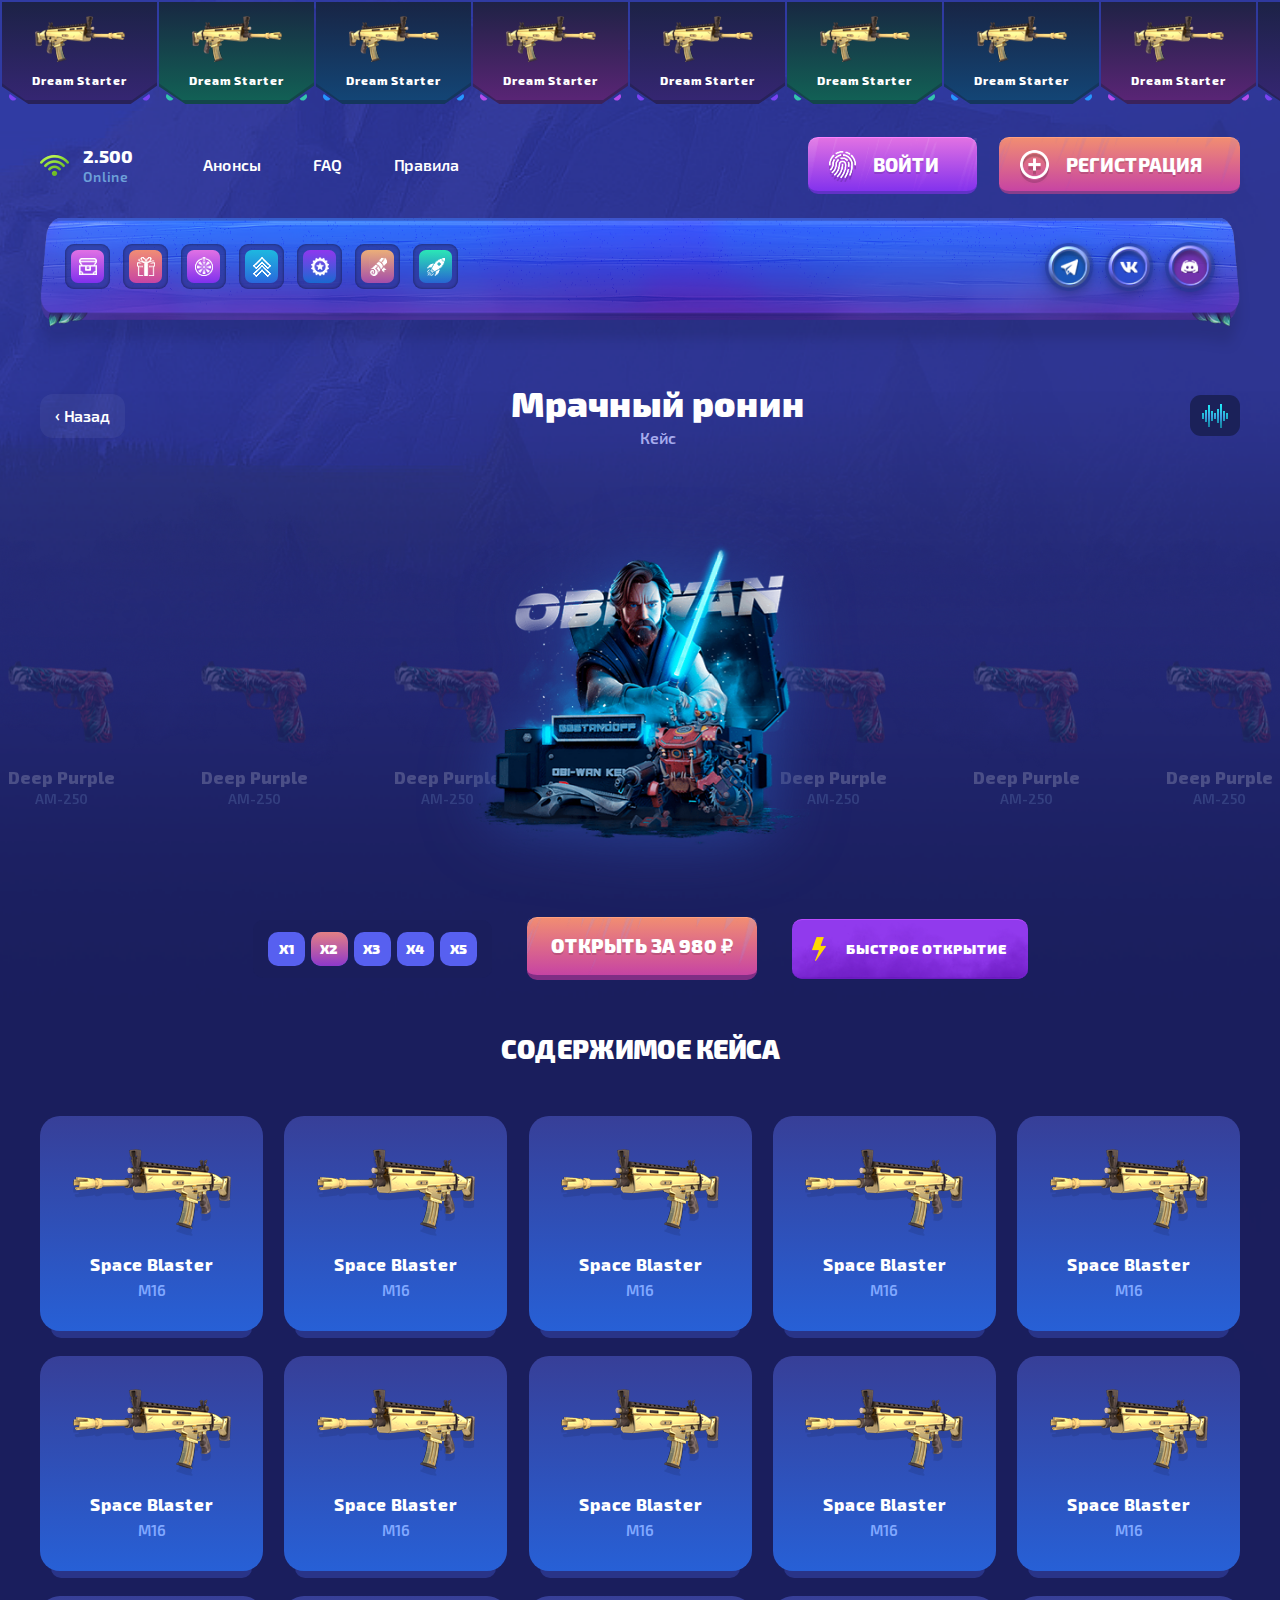
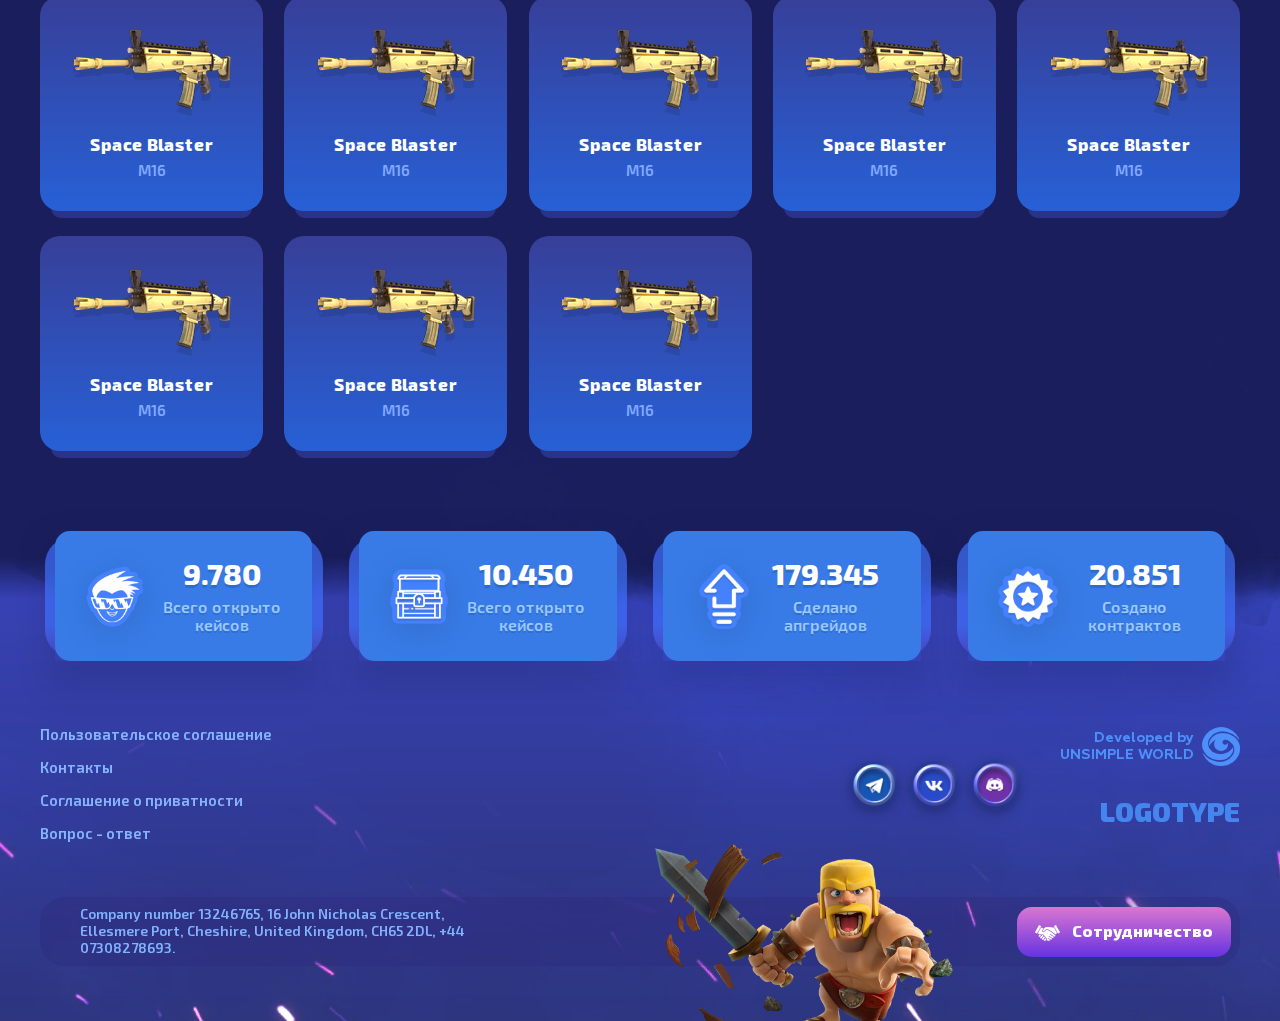
<file: case.html>
<!DOCTYPE html>
<html lang="en">
  <head>
    <meta charset="UTF-8" />
    <meta http-equiv="X-UA-Compatible" content="IE=edge" />
    <meta name="viewport" content="width=device-width, initial-scale=1.0" />
    <title>Cases</title>
    <!-- styles -->
    <link rel="stylesheet" href="css/style.css" />
    <link rel="stylesheet" href="css/media.css" />
  </head>

  <body>
    <div class="wrapper">
      <div class="other-pages__wrapper">
        <section class="top-list">
          <div class="top-list__wrapper d-flex">
            <!-- item -->
            <a href="#" class="top-list-item">
              <!-- angles -->
              <div class="top-list-item__angles">
                <div
                  class="top-list-item-angles__angle top-list-item-angles__angle--left"
                ></div>
                <div
                  class="top-list-item-angles__angle top-list-item-angles__angle--right"
                ></div>
              </div>
              <!-- content -->
              <div class="top-list-item__content d-flex">
                <div class="top-list-item-content__img">
                  <img src="img/top-img.png" alt="top-img" />
                </div>
                <div class="top-list-item-content__text">Dream Starter</div>
              </div>
              <!-- hidden -->
              <div class="top-list-item__hidden">
                <div class="top-list-item-hidden__img">
                  <img src="img/case-img-1.png" alt="case" />
                </div>
                <div class="top-list-item-hidden__text">Мрачный ронин</div>
              </div>
            </a>
            <!-- item -->
            <a href="#" class="top-list-item top-list-item--green">
              <!-- angles -->
              <div class="top-list-item__angles">
                <div
                  class="top-list-item-angles__angle top-list-item-angles__angle--left"
                ></div>
                <div
                  class="top-list-item-angles__angle top-list-item-angles__angle--right"
                ></div>
              </div>
              <!-- content -->
              <div class="top-list-item__content d-flex">
                <div class="top-list-item-content__img">
                  <img src="img/top-img.png" alt="top-img" />
                </div>
                <div class="top-list-item-content__text">Dream Starter</div>
              </div>
              <!-- hidden -->
              <div class="top-list-item__hidden">
                <div class="top-list-item-hidden__img">
                  <img src="img/case-img-1.png" alt="case" />
                </div>
                <div class="top-list-item-hidden__text">Мрачный ронин</div>
              </div>
            </a>
            <!-- item -->
            <a href="#" class="top-list-item top-list-item--blue">
              <!-- angles -->
              <div class="top-list-item__angles">
                <div
                  class="top-list-item-angles__angle top-list-item-angles__angle--left"
                ></div>
                <div
                  class="top-list-item-angles__angle top-list-item-angles__angle--right"
                ></div>
              </div>
              <!-- content -->
              <div class="top-list-item__content d-flex">
                <div class="top-list-item-content__img">
                  <img src="img/top-img.png" alt="top-img" />
                </div>
                <div class="top-list-item-content__text">Dream Starter</div>
              </div>
              <!-- hidden -->
              <div class="top-list-item__hidden">
                <div class="top-list-item-hidden__img">
                  <img src="img/case-img-1.png" alt="case" />
                </div>
                <div class="top-list-item-hidden__text">Мрачный ронин</div>
              </div>
            </a>
            <!-- item -->
            <a href="#" class="top-list-item top-list-item--pink">
              <!-- angles -->
              <div class="top-list-item__angles">
                <div
                  class="top-list-item-angles__angle top-list-item-angles__angle--left"
                ></div>
                <div
                  class="top-list-item-angles__angle top-list-item-angles__angle--right"
                ></div>
              </div>
              <!-- content -->
              <div class="top-list-item__content d-flex">
                <div class="top-list-item-content__img">
                  <img src="img/top-img.png" alt="top-img" />
                </div>
                <div class="top-list-item-content__text">Dream Starter</div>
              </div>
              <!-- hidden -->
              <div class="top-list-item__hidden">
                <div class="top-list-item-hidden__img">
                  <img src="img/case-img-1.png" alt="case" />
                </div>
                <div class="top-list-item-hidden__text">Мрачный ронин</div>
              </div>
            </a>
            <!-- item -->
            <a href="#" class="top-list-item">
              <!-- angles -->
              <div class="top-list-item__angles">
                <div
                  class="top-list-item-angles__angle top-list-item-angles__angle--left"
                ></div>
                <div
                  class="top-list-item-angles__angle top-list-item-angles__angle--right"
                ></div>
              </div>
              <!-- content -->
              <div class="top-list-item__content d-flex">
                <div class="top-list-item-content__img">
                  <img src="img/top-img.png" alt="top-img" />
                </div>
                <div class="top-list-item-content__text">Dream Starter</div>
              </div>
              <!-- hidden -->
              <div class="top-list-item__hidden">
                <div class="top-list-item-hidden__img">
                  <img src="img/case-img-1.png" alt="case" />
                </div>
                <div class="top-list-item-hidden__text">Мрачный ронин</div>
              </div>
            </a>
            <!-- item -->
            <a href="#" class="top-list-item top-list-item--green">
              <!-- angles -->
              <div class="top-list-item__angles">
                <div
                  class="top-list-item-angles__angle top-list-item-angles__angle--left"
                ></div>
                <div
                  class="top-list-item-angles__angle top-list-item-angles__angle--right"
                ></div>
              </div>
              <!-- content -->
              <div class="top-list-item__content d-flex">
                <div class="top-list-item-content__img">
                  <img src="img/top-img.png" alt="top-img" />
                </div>
                <div class="top-list-item-content__text">Dream Starter</div>
              </div>
              <!-- hidden -->
              <div class="top-list-item__hidden">
                <div class="top-list-item-hidden__img">
                  <img src="img/case-img-1.png" alt="case" />
                </div>
                <div class="top-list-item-hidden__text">Мрачный ронин</div>
              </div>
            </a>
            <!-- item -->
            <a href="#" class="top-list-item top-list-item--blue">
              <!-- angles -->
              <div class="top-list-item__angles">
                <div
                  class="top-list-item-angles__angle top-list-item-angles__angle--left"
                ></div>
                <div
                  class="top-list-item-angles__angle top-list-item-angles__angle--right"
                ></div>
              </div>
              <!-- content -->
              <div class="top-list-item__content d-flex">
                <div class="top-list-item-content__img">
                  <img src="img/top-img.png" alt="top-img" />
                </div>
                <div class="top-list-item-content__text">Dream Starter</div>
              </div>
              <!-- hidden -->
              <div class="top-list-item__hidden">
                <div class="top-list-item-hidden__img">
                  <img src="img/case-img-1.png" alt="case" />
                </div>
                <div class="top-list-item-hidden__text">Мрачный ронин</div>
              </div>
            </a>
            <!-- item -->
            <a href="#" class="top-list-item top-list-item--pink">
              <!-- angles -->
              <div class="top-list-item__angles">
                <div
                  class="top-list-item-angles__angle top-list-item-angles__angle--left"
                ></div>
                <div
                  class="top-list-item-angles__angle top-list-item-angles__angle--right"
                ></div>
              </div>
              <!-- content -->
              <div class="top-list-item__content d-flex">
                <div class="top-list-item-content__img">
                  <img src="img/top-img.png" alt="top-img" />
                </div>
                <div class="top-list-item-content__text">Dream Starter</div>
              </div>
              <!-- hidden -->
              <div class="top-list-item__hidden">
                <div class="top-list-item-hidden__img">
                  <img src="img/case-img-1.png" alt="case" />
                </div>
                <div class="top-list-item-hidden__text">Мрачный ронин</div>
              </div>
            </a>
            <!-- item -->
            <a href="#" class="top-list-item">
              <!-- angles -->
              <div class="top-list-item__angles">
                <div
                  class="top-list-item-angles__angle top-list-item-angles__angle--left"
                ></div>
                <div
                  class="top-list-item-angles__angle top-list-item-angles__angle--right"
                ></div>
              </div>
              <!-- content -->
              <div class="top-list-item__content d-flex">
                <div class="top-list-item-content__img">
                  <img src="img/top-img.png" alt="top-img" />
                </div>
                <div class="top-list-item-content__text">Dream Starter</div>
              </div>
              <!-- hidden -->
              <div class="top-list-item__hidden">
                <div class="top-list-item-hidden__img">
                  <img src="img/case-img-1.png" alt="case" />
                </div>
                <div class="top-list-item-hidden__text">Мрачный ронин</div>
              </div>
            </a>
            <!-- item -->
            <a href="#" class="top-list-item top-list-item--green">
              <!-- angles -->
              <div class="top-list-item__angles">
                <div
                  class="top-list-item-angles__angle top-list-item-angles__angle--left"
                ></div>
                <div
                  class="top-list-item-angles__angle top-list-item-angles__angle--right"
                ></div>
              </div>
              <!-- content -->
              <div class="top-list-item__content d-flex">
                <div class="top-list-item-content__img">
                  <img src="img/top-img.png" alt="top-img" />
                </div>
                <div class="top-list-item-content__text">Dream Starter</div>
              </div>
              <!-- hidden -->
              <div class="top-list-item__hidden">
                <div class="top-list-item-hidden__img">
                  <img src="img/case-img-1.png" alt="case" />
                </div>
                <div class="top-list-item-hidden__text">Мрачный ронин</div>
              </div>
            </a>
            <!-- item -->
            <a href="#" class="top-list-item top-list-item--blue">
              <!-- angles -->
              <div class="top-list-item__angles">
                <div
                  class="top-list-item-angles__angle top-list-item-angles__angle--left"
                ></div>
                <div
                  class="top-list-item-angles__angle top-list-item-angles__angle--right"
                ></div>
              </div>
              <!-- content -->
              <div class="top-list-item__content d-flex">
                <div class="top-list-item-content__img">
                  <img src="img/top-img.png" alt="top-img" />
                </div>
                <div class="top-list-item-content__text">Dream Starter</div>
              </div>
              <!-- hidden -->
              <div class="top-list-item__hidden">
                <div class="top-list-item-hidden__img">
                  <img src="img/case-img-1.png" alt="case" />
                </div>
                <div class="top-list-item-hidden__text">Мрачный ронин</div>
              </div>
            </a>
            <!-- item -->
            <a href="#" class="top-list-item top-list-item--pink">
              <!-- angles -->
              <div class="top-list-item__angles">
                <div
                  class="top-list-item-angles__angle top-list-item-angles__angle--left"
                ></div>
                <div
                  class="top-list-item-angles__angle top-list-item-angles__angle--right"
                ></div>
              </div>
              <!-- content -->
              <div class="top-list-item__content d-flex">
                <div class="top-list-item-content__img">
                  <img src="img/top-img.png" alt="top-img" />
                </div>
                <div class="top-list-item-content__text">Dream Starter</div>
              </div>
              <!-- hidden -->
              <div class="top-list-item__hidden">
                <div class="top-list-item-hidden__img">
                  <img src="img/case-img-1.png" alt="case" />
                </div>
                <div class="top-list-item-hidden__text">Мрачный ронин</div>
              </div>
            </a>
          </div>
        </section>
        <header class="header header-inner">
          <div class="container">
            <div class="header__wrapper">
              <!-- top -->
              <div class="header-top d-flex">
                <!-- left -->
                <div class="header-top__left d-flex">
                  <div class="header-top-left__online d-flex">
                    <div class="htlo__left d-flex">
                      <img src="img/wifi.png" alt="wifi" />
                    </div>
                    <div class="htlo__right">
                      <div class="htlo-right__num">2.500</div>
                      <div class="htlo-right__text">Online</div>
                    </div>
                  </div>
                  <nav class="header-top-left__nav">
                    <ul class="header-top-left-nav__list d-flex">
                      <li><a href="#">Анонсы </a></li>
                      <li><a href="#">FAQ</a></li>
                      <li><a href="#">Правила</a></li>
                    </ul>
                  </nav>
                </div>
                <!-- right -->
                <div class="header-top__right d-flex">
                  <a href="#" class="sign__btn sign-in d-flex">
                    <div class="sign-btn__img">
                      <img src="img/sign-in-icon.png" alt="icon" />
                    </div>
                    <div class="sign-btn__text">ВОЙТИ</div>
                    <div class="sign-in-back">
                      <img src="img/sign-in-back.png" alt="back" />
                    </div>
                  </a>
                  <a href="#" class="sign__btn sign-reg d-flex">
                    <div class="sign-btn__img">
                      <img src="img/sign-reg-icon.png" alt="icon" />
                    </div>
                    <div class="sign-btn__text">РЕГИСТРАЦИЯ</div>
                    <div class="sign-in-back">
                      <img src="img/sign-reg-back.png" alt="back" />
                    </div>
                  </a>
                </div>
              </div>
              <div class="header-center d-flex">
                <div class="header-center__back">
                  <img src="img/header-center-back.png" alt="center-back" />
                </div>
                <div class="header__burger">
                  <span></span><span></span><span></span>
                </div>
                <div class="header-center-list d-flex">
                  <!-- item -->
                  <a href="#" class="header-center-list__item d-flex">
                    <div class="hcli__icon">
                      <img src="img/header-center-icon.png" alt="icon" />
                    </div>
                    <div class="hcli__text">Кейсы</div>
                  </a>
                  <!-- item -->
                  <a href="#" class="header-center-list__item d-flex">
                    <div class="hcli__icon">
                      <img src="img/header-center-icon-1.png" alt="icon" />
                    </div>
                    <div class="hcli__text">бонусы</div>
                  </a>
                  <!-- item -->
                  <a href="#" class="header-center-list__item d-flex">
                    <div class="hcli__icon">
                      <img src="img/header-center-icon-2.png" alt="icon" />
                    </div>
                    <div class="hcli__text">барабан</div>
                  </a>
                  <!-- item -->
                  <a href="#" class="header-center-list__item d-flex">
                    <div class="hcli__icon">
                      <img src="img/header-center-icon-3.png" alt="icon" />
                    </div>
                    <div class="hcli__text">апгрейд</div>
                  </a>
                  <!-- item -->
                  <a href="#" class="header-center-list__item d-flex">
                    <div class="hcli__icon">
                      <img src="img/header-center-icon-4.png" alt="icon" />
                    </div>
                    <div class="hcli__text">контракты</div>
                  </a>
                  <!-- item -->
                  <a href="#" class="header-center-list__item d-flex">
                    <div class="hcli__icon">
                      <img src="img/header-center-icon-5.png" alt="icon" />
                    </div>
                    <div class="hcli__text">квесты</div>
                  </a>
                  <!-- item -->
                  <a href="#" class="header-center-list__item d-flex">
                    <div class="hcli__icon">
                      <img src="img/header-center-icon-6.png" alt="icon" />
                    </div>
                    <div class="hcli__text">crash</div>
                  </a>
                </div>
                <div class="header-center-socs d-flex">
                  <!-- item -->
                  <a href="#" class="header-center-socs__item d-flex">
                    <div class="hcsi__back">
                      <img src="img/socs-1-back.png" alt="back" />
                    </div>
                    <div class="hcsi__icon">
                      <img src="img/socs-1-icon.png" alt="icon" />
                    </div>
                  </a>
                  <!-- item -->
                  <a href="#" class="header-center-socs__item d-flex">
                    <div class="hcsi__back">
                      <img src="img/socs-2-back.png" alt="back" />
                    </div>
                    <div class="hcsi__icon">
                      <img src="img/socs-2-icon.png" alt="icon" />
                    </div>
                  </a>
                  <!-- item -->
                  <a href="#" class="header-center-socs__item d-flex">
                    <div class="hcsi__back">
                      <img src="img/socs-3-back.png" alt="back" />
                    </div>
                    <div class="hcsi__icon">
                      <img src="img/socs-3-icon.png" alt="icon" />
                    </div>
                  </a>
                </div>
              </div>
            </div>
          </div>
        </header>
        <section class="case">
          <div class="container">
            <div class="case__wrapper">
              <!-- top -->
              <div class="crash__top d-flex">
                <a href="#" class="crash-top__back">
                  <div class="crash-top-back__text"><span>‹</span> Назад</div>
                </a>
                <div class="crash-top__title">
                  Мрачный ронин
                  <p>Кейс</p>
                </div>
                <div class="crash-top__more">
                  <img src="img/crash-more.png" alt="crash-more" />
                </div>
              </div>
              <!-- case -->
              <div class="case-list__spin">
                <div class="case-list__back">
                  <img src="img/case-list-back.png" alt="back" />
                </div>
                <div class="case-list-spin__main">
                  <img src="img/case-main.png" alt="case-main" />
                </div>
                <div class="case-list-spin__other d-flex">
                  <!-- item -->
                  <div class="case-list-spin-other__item clsoi">
                    <div class="clsoi__skin">
                      <img src="img/case-other-img.png" alt="img" />
                    </div>
                    <div class="clsoi__back">
                      <img src="img/case-other-back.png" ablt="back" />
                    </div>

                    <div class="clsoi__text">
                      <div class="clsoi-text__title">Deep Purple</div>
                      <div class="clsoi-text__subtitle">AM-250</div>
                    </div>
                  </div>
                  <!-- item -->
                  <div class="case-list-spin-other__item clsoi">
                    <div class="clsoi__skin">
                      <img src="img/case-other-img.png" alt="img" />
                    </div>
                    <div class="clsoi__back">
                      <img src="img/case-other-back.png" ablt="back" />
                    </div>
                    <div class="clsoi__text">
                      <div class="clsoi-text__title">Deep Purple</div>
                      <div class="clsoi-text__subtitle">AM-250</div>
                    </div>
                  </div>
                  <!-- item -->
                  <div class="case-list-spin-other__item clsoi">
                    <div class="clsoi__skin">
                      <img src="img/case-other-img.png" alt="img" />
                    </div>
                    <div class="clsoi__back">
                      <img src="img/case-other-back.png" ablt="back" />
                    </div>
                    <div class="clsoi__text">
                      <div class="clsoi-text__title">Deep Purple</div>
                      <div class="clsoi-text__subtitle">AM-250</div>
                    </div>
                  </div>
                  <!-- item -->
                  <div class="case-list-spin-other__item clsoi">
                    <div class="clsoi__skin">
                      <img src="img/case-other-img.png" alt="img" />
                    </div>
                    <div class="clsoi__back">
                      <img src="img/case-other-back.png" ablt="back" />
                    </div>
                    <div class="clsoi__text">
                      <div class="clsoi-text__title">Deep Purple</div>
                      <div class="clsoi-text__subtitle">AM-250</div>
                    </div>
                  </div>
                  <!-- item -->
                  <div class="case-list-spin-other__item clsoi">
                    <div class="clsoi__skin">
                      <img src="img/case-other-img.png" alt="img" />
                    </div>
                    <div class="clsoi__back">
                      <img src="img/case-other-back.png" ablt="back" />
                    </div>
                    <div class="clsoi__text">
                      <div class="clsoi-text__title">Deep Purple</div>
                      <div class="clsoi-text__subtitle">AM-250</div>
                    </div>
                  </div>
                  <!-- item -->
                  <div class="case-list-spin-other__item clsoi">
                    <div class="clsoi__skin">
                      <img src="img/case-other-img.png" alt="img" />
                    </div>
                    <div class="clsoi__back">
                      <img src="img/case-other-back.png" ablt="back" />
                    </div>
                    <div class="clsoi__text">
                      <div class="clsoi-text__title">Deep Purple</div>
                      <div class="clsoi-text__subtitle">AM-250</div>
                    </div>
                  </div>
                  <!-- item -->
                  <div class="case-list-spin-other__item clsoi">
                    <div class="clsoi__skin">
                      <img src="img/case-other-img.png" alt="img" />
                    </div>
                    <div class="clsoi__back">
                      <img src="img/case-other-back.png" ablt="back" />
                    </div>
                    <div class="clsoi__text">
                      <div class="clsoi-text__title">Deep Purple</div>
                      <div class="clsoi-text__subtitle">AM-250</div>
                    </div>
                  </div>
                  <!-- item -->
                  <div class="case-list-spin-other__item clsoi">
                    <div class="clsoi__skin">
                      <img src="img/case-other-img.png" alt="img" />
                    </div>
                    <div class="clsoi__back">
                      <img src="img/case-other-back.png" ablt="back" />
                    </div>
                    <div class="clsoi__text">
                      <div class="clsoi-text__title">Deep Purple</div>
                      <div class="clsoi-text__subtitle">AM-250</div>
                    </div>
                  </div>
                  <!-- item -->
                  <div class="case-list-spin-other__item clsoi">
                    <div class="clsoi__skin">
                      <img src="img/case-other-img.png" alt="img" />
                    </div>
                    <div class="clsoi__back">
                      <img src="img/case-other-back.png" ablt="back" />
                    </div>
                    <div class="clsoi__text">
                      <div class="clsoi-text__title">Deep Purple</div>
                      <div class="clsoi-text__subtitle">AM-250</div>
                    </div>
                  </div>
                  <!-- item -->
                  <div class="case-list-spin-other__item clsoi">
                    <div class="clsoi__skin">
                      <img src="img/case-other-img.png" alt="img" />
                    </div>
                    <div class="clsoi__back">
                      <img src="img/case-other-back.png" ablt="back" />
                    </div>
                    <div class="clsoi__text">
                      <div class="clsoi-text__title">Deep Purple</div>
                      <div class="clsoi-text__subtitle">AM-250</div>
                    </div>
                  </div>
                  <!-- item -->
                  <div class="case-list-spin-other__item clsoi">
                    <div class="clsoi__skin">
                      <img src="img/case-other-img.png" alt="img" />
                    </div>
                    <div class="clsoi__back">
                      <img src="img/case-other-back.png" ablt="back" />
                    </div>
                    <div class="clsoi__text">
                      <div class="clsoi-text__title">Deep Purple</div>
                      <div class="clsoi-text__subtitle">AM-250</div>
                    </div>
                  </div>
                  <!-- item -->
                  <div class="case-list-spin-other__item clsoi">
                    <div class="clsoi__skin">
                      <img src="img/case-other-img.png" alt="img" />
                    </div>
                    <div class="clsoi__back">
                      <img src="img/case-other-back.png" ablt="back" />
                    </div>
                    <div class="clsoi__text">
                      <div class="clsoi-text__title">Deep Purple</div>
                      <div class="clsoi-text__subtitle">AM-250</div>
                    </div>
                  </div>
                  <!-- item -->
                  <div class="case-list-spin-other__item clsoi">
                    <div class="clsoi__skin">
                      <img src="img/case-other-img.png" alt="img" />
                    </div>
                    <div class="clsoi__back">
                      <img src="img/case-other-back.png" ablt="back" />
                    </div>
                    <div class="clsoi__text">
                      <div class="clsoi-text__title">Deep Purple</div>
                      <div class="clsoi-text__subtitle">AM-250</div>
                    </div>
                  </div>
                  <!-- item -->
                  <div class="case-list-spin-other__item clsoi">
                    <div class="clsoi__skin">
                      <img src="img/case-other-img.png" alt="img" />
                    </div>
                    <div class="clsoi__back">
                      <img src="img/case-other-back.png" ablt="back" />
                    </div>
                    <div class="clsoi__text">
                      <div class="clsoi-text__title">Deep Purple</div>
                      <div class="clsoi-text__subtitle">AM-250</div>
                    </div>
                  </div>
                  <!-- item -->
                  <div class="case-list-spin-other__item clsoi">
                    <div class="clsoi__skin">
                      <img src="img/case-other-img.png" alt="img" />
                    </div>
                    <div class="clsoi__back">
                      <img src="img/case-other-back.png" ablt="back" />
                    </div>
                    <div class="clsoi__text">
                      <div class="clsoi-text__title">Deep Purple</div>
                      <div class="clsoi-text__subtitle">AM-250</div>
                    </div>
                  </div>
                </div>
              </div>
              <div class="case-list__settings">
                <!-- x -->
                <div class="case-list-settings__x d-flex">
                  <div class="case-liust-settings-x__item"><span>X1</span></div>
                  <div class="case-liust-settings-x__item active">
                    <span>X2</span>
                  </div>
                  <div class="case-liust-settings-x__item"><span>X3</span></div>
                  <div class="case-liust-settings-x__item"><span>X4</span></div>
                  <div class="case-liust-settings-x__item"><span>X5</span></div>
                </div>
                <!-- open -->
                <div class="ccu-bet-params__btn d-flex">
                  <div class="sign-btn__text">ОТКРЫТЬ ЗА 980 ₽</div>
                  <div class="sign-in-back">
                    <img src="img/sign-reg-back.png" alt="back" />
                  </div>
                </div>
                <!-- fast-open -->
                <div class="case-list-settings__fast d-flex">
                  <div class="case-list-settings-fast__content d-flex">
                    <img src="img/case-fast-icon.png" alt="icon" />
                    БЫСТРОЕ ОТКРЫТИЕ
                  </div>
                </div>
              </div>
              <div class="case-list__wrapper">
                <div class="case-list__title">СОДЕРЖИМОЕ КЕЙСА</div>
                <!-- list-->
                <div class="case-list__items">
                  <!-- item -->

                  <div class="case-list-item">
                    <div class="case-list-item__content">
                      <div class="case-list-item__img">
                        <img src="img/case-list-item-img.png" alt="img" />
                      </div>
                      <div class="case-list-item__title">Space Blaster</div>
                      <div class="case-list-item__subtitle">M16</div>
                    </div>
                  </div>
                  <!-- item -->
                  <div class="case-list-item">
                    <div class="case-list-item__content">
                      <div class="case-list-item__img">
                        <img src="img/case-list-item-img.png" alt="img" />
                      </div>
                      <div class="case-list-item__title">Space Blaster</div>
                      <div class="case-list-item__subtitle">M16</div>
                    </div>
                  </div>
                  <!-- item -->
                  <div class="case-list-item">
                    <div class="case-list-item__content">
                      <div class="case-list-item__img">
                        <img src="img/case-list-item-img.png" alt="img" />
                      </div>
                      <div class="case-list-item__title">Space Blaster</div>
                      <div class="case-list-item__subtitle">M16</div>
                    </div>
                  </div>
                  <!-- item -->
                  <div class="case-list-item">
                    <div class="case-list-item__content">
                      <div class="case-list-item__img">
                        <img src="img/case-list-item-img.png" alt="img" />
                      </div>
                      <div class="case-list-item__title">Space Blaster</div>
                      <div class="case-list-item__subtitle">M16</div>
                    </div>
                  </div>
                  <!-- item -->
                  <div class="case-list-item">
                    <div class="case-list-item__content">
                      <div class="case-list-item__img">
                        <img src="img/case-list-item-img.png" alt="img" />
                      </div>
                      <div class="case-list-item__title">Space Blaster</div>
                      <div class="case-list-item__subtitle">M16</div>
                    </div>
                  </div>
                  <!-- item -->
                  <div class="case-list-item">
                    <div class="case-list-item__content">
                      <div class="case-list-item__img">
                        <img src="img/case-list-item-img.png" alt="img" />
                      </div>
                      <div class="case-list-item__title">Space Blaster</div>
                      <div class="case-list-item__subtitle">M16</div>
                    </div>
                  </div>
                  <!-- item -->

                  <div class="case-list-item">
                    <div class="case-list-item__content">
                      <div class="case-list-item__img">
                        <img src="img/case-list-item-img.png" alt="img" />
                      </div>
                      <div class="case-list-item__title">Space Blaster</div>
                      <div class="case-list-item__subtitle">M16</div>
                    </div>
                  </div>
                  <!-- item -->
                  <div class="case-list-item">
                    <div class="case-list-item__content">
                      <div class="case-list-item__img">
                        <img src="img/case-list-item-img.png" alt="img" />
                      </div>
                      <div class="case-list-item__title">Space Blaster</div>
                      <div class="case-list-item__subtitle">M16</div>
                    </div>
                  </div>
                  <!-- item -->
                  <div class="case-list-item">
                    <div class="case-list-item__content">
                      <div class="case-list-item__img">
                        <img src="img/case-list-item-img.png" alt="img" />
                      </div>
                      <div class="case-list-item__title">Space Blaster</div>
                      <div class="case-list-item__subtitle">M16</div>
                    </div>
                  </div>
                  <!-- item -->
                  <div class="case-list-item">
                    <div class="case-list-item__content">
                      <div class="case-list-item__img">
                        <img src="img/case-list-item-img.png" alt="img" />
                      </div>
                      <div class="case-list-item__title">Space Blaster</div>
                      <div class="case-list-item__subtitle">M16</div>
                    </div>
                  </div>
                  <!-- item -->
                  <div class="case-list-item">
                    <div class="case-list-item__content">
                      <div class="case-list-item__img">
                        <img src="img/case-list-item-img.png" alt="img" />
                      </div>
                      <div class="case-list-item__title">Space Blaster</div>
                      <div class="case-list-item__subtitle">M16</div>
                    </div>
                  </div>
                  <!-- item -->
                  <div class="case-list-item">
                    <div class="case-list-item__content">
                      <div class="case-list-item__img">
                        <img src="img/case-list-item-img.png" alt="img" />
                      </div>
                      <div class="case-list-item__title">Space Blaster</div>
                      <div class="case-list-item__subtitle">M16</div>
                    </div>
                  </div>
                  <!-- item -->

                  <div class="case-list-item">
                    <div class="case-list-item__content">
                      <div class="case-list-item__img">
                        <img src="img/case-list-item-img.png" alt="img" />
                      </div>
                      <div class="case-list-item__title">Space Blaster</div>
                      <div class="case-list-item__subtitle">M16</div>
                    </div>
                  </div>
                  <!-- item -->
                  <div class="case-list-item">
                    <div class="case-list-item__content">
                      <div class="case-list-item__img">
                        <img src="img/case-list-item-img.png" alt="img" />
                      </div>
                      <div class="case-list-item__title">Space Blaster</div>
                      <div class="case-list-item__subtitle">M16</div>
                    </div>
                  </div>
                  <!-- item -->
                  <div class="case-list-item">
                    <div class="case-list-item__content">
                      <div class="case-list-item__img">
                        <img src="img/case-list-item-img.png" alt="img" />
                      </div>
                      <div class="case-list-item__title">Space Blaster</div>
                      <div class="case-list-item__subtitle">M16</div>
                    </div>
                  </div>
                  <!-- item -->
                  <div class="case-list-item">
                    <div class="case-list-item__content">
                      <div class="case-list-item__img">
                        <img src="img/case-list-item-img.png" alt="img" />
                      </div>
                      <div class="case-list-item__title">Space Blaster</div>
                      <div class="case-list-item__subtitle">M16</div>
                    </div>
                  </div>
                  <!-- item -->
                  <div class="case-list-item">
                    <div class="case-list-item__content">
                      <div class="case-list-item__img">
                        <img src="img/case-list-item-img.png" alt="img" />
                      </div>
                      <div class="case-list-item__title">Space Blaster</div>
                      <div class="case-list-item__subtitle">M16</div>
                    </div>
                  </div>
                  <!-- item -->
                  <div class="case-list-item">
                    <div class="case-list-item__content">
                      <div class="case-list-item__img">
                        <img src="img/case-list-item-img.png" alt="img" />
                      </div>
                      <div class="case-list-item__title">Space Blaster</div>
                      <div class="case-list-item__subtitle">M16</div>
                    </div>
                  </div>
                </div>
              </div>
            </div>
          </div>
        </section>
      </div>
      <footer class="footer">
        <div class="container">
          <div class="footer__wrapper">
            <!-- info -->
            <div class="footer-info d-flex">
              <!-- item -->
              <div class="footer-info__item d-flex">
                <div class="footer-info-item__content d-flex">
                  <div class="footer-info-item__icon">
                    <img src="img/footer-icon.png" alt="icon" />
                  </div>
                  <div class="footer-info-item__text">
                    <div class="footer-info-item-text__num">9.780</div>
                    <div class="footer-info-item-text__text">
                      Всего открыто кейсов
                    </div>
                  </div>
                </div>
              </div>
              <!-- item -->
              <div class="footer-info__item d-flex">
                <div class="footer-info-item__content d-flex">
                  <div class="footer-info-item__icon">
                    <img src="img/footer-icon-1.png" alt="icon" />
                  </div>
                  <div class="footer-info-item__text">
                    <div class="footer-info-item-text__num">10.450</div>
                    <div class="footer-info-item-text__text">
                      Всего открыто кейсов
                    </div>
                  </div>
                </div>
              </div>
              <!-- item -->
              <div class="footer-info__item d-flex">
                <div class="footer-info-item__content d-flex">
                  <div class="footer-info-item__icon">
                    <img src="img/footer-icon-2.png" alt="icon" />
                  </div>
                  <div class="footer-info-item__text">
                    <div class="footer-info-item-text__num">179.345</div>
                    <div class="footer-info-item-text__text">
                      Сделано апгрейдов
                    </div>
                  </div>
                </div>
              </div>
              <!-- item -->
              <div class="footer-info__item d-flex">
                <div class="footer-info-item__content d-flex">
                  <div class="footer-info-item__icon">
                    <img src="img/footer-icon-3.png" alt="icon" />
                  </div>
                  <div class="footer-info-item__text">
                    <div class="footer-info-item-text__num">20.851</div>
                    <div class="footer-info-item-text__text">
                      Создано контрактов
                    </div>
                  </div>
                </div>
              </div>
            </div>
          </div>
        </div>
        <!-- content -->
        <div class="footer-content">
          <div class="container">
            <div class="footer-content__main d-flex">
              <div class="fcm__left">
                <ul class="fcm-left__list">
                  <li><a href="#">Пользовательское соглашение</a></li>
                  <li><a href="#">Контакты</a></li>
                  <li><a href="#">Соглашение о приватности</a></li>
                  <li><a href="#">Вопрос - ответ</a></li>
                </ul>
              </div>
              <div class="fcm__right d-flex">
                <div class="header-center-socs d-flex">
                  <!-- item -->
                  <a href="#" class="header-center-socs__item d-flex">
                    <div class="hcsi__back">
                      <img src="img/socs-1-back.png" alt="back" />
                    </div>
                    <div class="hcsi__icon">
                      <img src="img/socs-1-icon.png" alt="icon" />
                    </div>
                  </a>
                  <!-- item -->
                  <a href="#" class="header-center-socs__item d-flex">
                    <div class="hcsi__back">
                      <img src="img/socs-2-back.png" alt="back" />
                    </div>
                    <div class="hcsi__icon">
                      <img src="img/socs-2-icon.png" alt="icon" />
                    </div>
                  </a>
                  <!-- item -->
                  <a href="#" class="header-center-socs__item d-flex">
                    <div class="hcsi__back">
                      <img src="img/socs-3-back.png" alt="back" />
                    </div>
                    <div class="hcsi__icon">
                      <img src="img/socs-3-icon.png" alt="icon" />
                    </div>
                  </a>
                </div>
                <div class="fcm-right__info">
                  <a
                    class="unsimple d-flex"
                    href="https://unsimpleworld.com/"
                    target="_blank"
                    rel="dofollow"
                    title="Website Developed by Unsimple World"
                  >
                    <div class="unsimple__copyright">
                      <p>Developed by</p>
                      <span>Unsimple world</span>
                    </div>
                    <img src="img/unsimple-logo.png" alt="unsimple-logo" />
                  </a>
                  <a href="#" class="fcm-right-info__logo"> LOGOTYPE </a>
                </div>
              </div>
            </div>
            <div class="footer__copy d-flex">
              <div class="footer-man">
                <img src="img/footer-man.png" alt="footer-man" />
              </div>
              <div class="footer-copy__left">
                Company number 13246765, 16 John Nicholas Crescent, Ellesmere
                Port, Cheshire, United Kingdom, CH65 2DL, +44 07308278693.
              </div>
              <a href="#" class="footer-copy__right d-flex">
                <img src="img/footer-btn-icon.png" alt="icon" />
                Сотрудничество
              </a>
            </div>
          </div>
        </div>
      </footer>
    </div>
    <!-- jquery -->
    <script
      src="https://code.jquery.com/jquery-3.6.4.min.js"
      integrity="sha256-oP6HI9z1XaZNBrJURtCoUT5SUnxFr8s3BzRl+cbzUq8="
      crossorigin="anonymous"
    ></script>
    <!-- scripts -->
    <script src="js/script.js"></script>
  </body>
</html>
</file>
<file: css/style.css>
:root {
  --ff-sec: "Exo 2.0";
  --fw-semi: 600;
  --fw-bold: 700;
  --fw-extra-bold: 900;
  --color-white: #fff;
}
/* BASIC SETTINGS */
/* fonts */
@font-face {
  font-family: "Geometria";
  src: url("../fonts/Geometria-Bold.eot");
  src: url("../fonts/Geometria-Bold.eot?#iefix") format("embedded-opentype"),
    url("../fonts/Geometria-Bold.woff2") format("woff2"),
    url("../fonts/Geometria-Bold.woff") format("woff"),
    url("../fonts/Geometria-Bold.ttf") format("truetype"),
    url("../fonts/Geometria-Bold.svg#Geometria-Bold") format("svg");
  font-weight: 700;
  font-style: normal;
  font-display: swap;
}
@font-face {
  font-family: "Exo 2.0";
  src: url("../fonts/Exo20-SemiBold.eot");
  src: url("../fonts/Exo20-SemiBold.eot?#iefix") format("embedded-opentype"),
    url("../fonts/Exo20-SemiBold.woff2") format("woff2"),
    url("../fonts/Exo20-SemiBold.woff") format("woff"),
    url("../fonts/Exo20-SemiBold.ttf") format("truetype"),
    url("../fonts/Exo20-SemiBold.svg#Exo2.0-SemiBold") format("svg");
  font-weight: 600;
  font-style: normal;
  font-display: swap;
}
@font-face {
  font-family: "Exo 2.0";
  src: url("../fonts/Exo20-ExtraBold.eot");
  src: url("../fonts/Exo20-ExtraBold.eot?#iefix") format("embedded-opentype"),
    url("../fonts/Exo20-ExtraBold.woff2") format("woff2"),
    url("../fonts/Exo20-ExtraBold.woff") format("woff"),
    url("../fonts/Exo20-ExtraBold.ttf") format("truetype"),
    url("../fonts/Exo20-ExtraBold.svg#Exo2.0-ExtraBold") format("svg");
  font-weight: 700;
  font-style: normal;
  font-display: swap;
}
@font-face {
  font-family: "Exo 2.0";
  src: url("../fonts/Exo20-Black.eot");
  src: url("../fonts/Exo20-Black.eot?#iefix") format("embedded-opentype"),
    url("../fonts/Exo20-Black.woff2") format("woff2"),
    url("../fonts/Exo20-Black.woff") format("woff"),
    url("../fonts/Exo20-Black.ttf") format("truetype"),
    url("../fonts/Exo20-Black.svg#Exo2.0-Black") format("svg");
  font-weight: 900;
  font-style: normal;
  font-display: swap;
}

/* /fonts end */
html {
  -webkit-box-sizing: border-box;
  -moz-box-sizing: border-box;
  box-sizing: border-box;
}
input::placeholder {
  transition: 250ms ease all;
}
input:focus::placeholder {
  opacity: 0;
}
/* width */
::-webkit-scrollbar {
  width: 6px;
}

/* Track */
::-webkit-scrollbar-track {
  background: #242872;
  border-radius: 10px;
}
body::-webkit-scrollbar-track {
  border-radius: 0;
}
/* Handle */
::-webkit-scrollbar-thumb {
  background: linear-gradient(to bottom, #f18d75, #c949a2);
  border-radius: 10px;
}

html,
body {
  font-size: 100%;
  -ms-text-size-adjust: 100%;
  -moz-text-size-adjust: 100%;
  -webkit-text-size-adjust: 100%;
  font-size: 14px;
  line-height: 1;
  font-family: "Geometria", sans-serif;
  font-weight: 400;
  background: #14194d;
  min-height: 100vh;
}
*,
*:before,
*:after {
  -webkit-box-sizing: inherit;
  -moz-box-sizing: inherit;
  box-sizing: inherit;
  padding: 0;
  margin: 0;
  border: 0;
}

:focus,
a:focus,
a:active :active {
  outline: none;
}

nav,
footer,
header,
aside {
  display: block;
}

input,
button,
textarea {
  font-family: inherit;
}

input::-ms-clear {
  display: none;
}

button {
  cursor: pointer;
}

button::-moz-focus-inner {
  padding: 0;
  border: 0;
}

img {
  display: block;
  vertical-align: top;
}

a {
  display: inline-block;
}

a,
a:visited {
  text-decoration: none;
}

a:hover {
  text-decoration: none;
}

ul li {
  list-style: none;
}

h1,
h2,
h3,
h4,
h5,
h6 {
  font-size: inherit;
  font-weight: 400;
}

.d-flex {
  display: -webkit-box;
  display: -webkit-flex;
  display: -ms-flexbox;
  display: flex;
}
.container {
  max-width: 1900px;
  width: 100%;
  padding: 0 40px;
  margin: 0 auto;
}
/* BASIC SETTINGS END*/
/* TOP */

.top-list-item {
  width: 170px;
  height: 105px;
  flex: 0 0 auto;
  position: relative;
}
.top-list-item::before {
  content: "";
  clip-path: polygon(50% 0%, 100% 0, 100% 82%, 84% 100%, 15% 100%, 0 83%, 0 0);
  width: 100%;
  height: 100%;
  position: absolute;
  z-index: 1;
  bottom: 0px;
  background: linear-gradient(to bottom, #1c2246 0%, #352672 100%);
}
.top-list-item::after {
  content: "";
  clip-path: polygon(-33% 0%, 100% 0, 100% 77%, 83% 100%, 17% 100%, 0 78%, 0 0);
  width: 100%;
  height: 81%;
  position: absolute;
  z-index: 0;
  bottom: -4px;
  background: #28225a;
}
.top-list-item-angles__angle--left {
  width: 6px;
  height: 6px;
}
.top-list-item__content {
  position: relative;
  z-index: 2;
  width: 100%;
  height: 100%;
  justify-content: center;
  align-items: center;
  flex-direction: column;
}
.top-list-item__content img {
  max-width: 106px;
  width: 100%;
}
.top-list-item-angles__angle {
  position: absolute;
  left: 6px;
  bottom: 0px;
  width: 8px;
  height: 4px;
  background: var(--color-white);
  background-color: #7943f2;
  border-top-left-radius: 100px;
  border-top-right-radius: 100px;
  transform: rotate(-145deg);
}
.top-list-item-angles__angle--right {
  transform: rotate(145deg);
  left: unset;
  right: 6px;
}
.top-list__wrapper {
  padding: 2px;
  padding-bottom: 4px;
  gap: 2px;
  font-weight: 700;
  overflow: hidden;
}
.top-list-item-content__text,
.top-list-item-hidden__text {
  font-size: 12px;
  color: var(--color-white);
  margin-top: 12px;
}
.top-list-item--green::before {
  background: linear-gradient(to bottom, #182842 0%, #126055 100%);
}
.top-list-item__content {
  opacity: 1;
  transition: 250ms ease all;
  transform: scale(1);
}
.top-list-item__hidden {
  opacity: 0;
  transition: 250ms ease all;
  transform: scale(0.6);
}
.top-list-item:hover .top-list-item__hidden {
  opacity: 1;
  transform: scale(1);
}
.top-list-item:hover .top-list-item__content {
  opacity: 0;
  transform: scale(0.6);
}
.top-list-item--green::after {
  background: #13464a;
}
.top-list-item-hidden__text {
  margin-top: 3px;
}
.top-list-item--green .top-list-item-angles__angle {
  background: #33c4ae;
}
.top-list-item--blue::before {
  background: linear-gradient(to bottom, #182545 0%, #134575 100%);
}
.top-list-item--blue::after {
  background: #14365d;
}
.top-list-item--blue .top-list-item-angles__angle {
  background: #2695ff;
}
.top-list-item--pink::before {
  background: linear-gradient(to bottom, #1f2245 0%, #592575 100%);
}
.top-list-item--pink::after {
  background: #3b225b;
}
.top-list-item--pink .top-list-item-angles__angle {
  background: #b44ceb;
}
/* header */
header {
  font-family: "Exo 2.0", sans-serif;
  background: url(../img/header-back.png) no-repeat center center;
  background-size: cover;
  padding: 100px 0 470px;
}
.header-top {
  align-items: center;
  justify-content: space-between;
  padding: 48px 0 30px;
}
.header-top-left__online {
  align-items: center;
  color: var(--color-white);
}
.htlo-right__num {
  font-weight: 700;
  margin-bottom: 5px;
  font-size: 18px;
}
.htlo-right__text {
  font-size: 14px;
  color: #6da0d9;
}
.header-top-left__online {
  gap: 14px;
}
.header-top__left {
  gap: 55px;
  align-items: center;
}
.top-list {
  position: absolute;
  top: 0;
  width: 100%;
  max-width: 1920px;
  margin: 0 auto;
  z-index: 1;
  left: 50%;
  transform: translateX(-50%);
}
.top-list::after {
  content: "";
  width: 100%;
  height: 100%;
  position: absolute;
  left: 0;
  top: 0;
  z-index: -1;
}
.header-top-left-nav__list li a {
  color: var(--color-white);
  font-size: 16px;
  padding: 11px 20px 13px;
  transition: 250ms ease all;
  background: transparent;
  border-radius: 10px;
}
.header-start__title {
  margin-top: 95px;
  display: flex;
  justify-content: center;
}
.header-top-left-nav__list li a:hover {
  color: #ffdd55;
  background: rgba(255, 255, 255, 0.06);
}
.sign__btn {
  background: linear-gradient(to bottom, #e171e3 0%, #8332ed 100%);
  font-weight: 700;
  color: var(--color-white);
  align-items: center;
  gap: 17px;
  padding: 14px 23px;
  font-size: 19px;
  border-radius: 10px;
  border-top: 1px solid #fe80ff;
  border-bottom: 3px solid #6132c7;
  position: relative;
  cursor: pointer;
  transition: 250ms ease all;
}
.sign__btn:hover {
  filter: brightness(1.1);
}
.sign-reg {
  background: linear-gradient(to bottom, #f18d72 0%, #c744a3 100%);
  border-top: 1px solid #ffa080;
  border-bottom: 3px solid #883e8c;
}
.sign-in-back img {
  filter: brightness(3);
  position: absolute;
  width: 100%;
  height: 100%;
  left: 0;
  top: 0;
  object-fit: cover;
}
.sign-reg .sign-in-back img {
  filter: brightness(2);
  opacity: 0.5;
}
.sign-btn__text,
.sign-btn__img {
  position: relative;
  z-index: 1;
}
.header-top__right {
  gap: 22px;
}
.header-top-left-nav__list {
  gap: 12px;
}
.sign-btn__text {
  text-shadow: 0 2px 0 rgba(0, 0, 0, 0.15);
}
.sign-btn__img img {
  filter: drop-shadow(0 4px 0 rgba(0, 0, 0, 0.15));
}
.header-center-socs__item {
  align-items: center;
  position: relative;
  justify-content: center;
}
.hcsi__icon {
  position: absolute;
}
.hcli__icon {
  width: 36px;
  height: 36px;
  display: flex;
  justify-content: center;
  align-items: center;
  background: linear-gradient(to bottom, #e171e4 0%, #8030ed 100%);
  border-radius: 7px;
  transition: 250ms ease all;
}
.top-list-item__hidden {
  position: absolute;
  top: 0;
  left: 0;
  width: 100%;
  height: 100%;
  display: flex;
  flex-direction: column;
  align-items: center;
  justify-content: center;
  z-index: 1;
}
.header-center-list__item:hover .hcli__icon {
  filter: brightness(1.1);
}
.top-list-item-hidden__img img {
  max-width: 70px;
}
.hcli__text {
  font-size: 17px;
  color: var(--color-white);
  text-transform: uppercase;
  font-weight: 700;
}
.header-center-list__item {
  align-items: center;
  gap: 19px;
  background: rgb(43 52 145 / 67%);
  padding: 7px 7px;
  padding-right: 16px;
  transition: 250ms ease all;
  border-radius: 9px;
  box-shadow: 0 0 3px 0 inset #0000007d;
}
.header-center-socs a:first-child .hcsi__icon {
  left: 53%;
  top: 50%;
  transform: translate(-62%, -45%);
}
.header-center-socs a:nth-child(2) .hcsi__icon {
  left: 50%;
  top: 50%;
  transform: translate(-54%, -40%);
}
.header-center-socs a {
  transition: 250ms ease all;
}
.header-center-socs a:hover {
  filter: brightness(1.15);
}
.header-center-list__item:hover {
  background: rgb(43 52 145 / 100%);
  box-shadow: unset;
}
.header-center-list__item:nth-child(2) .hcli__icon {
  background: linear-gradient(to bottom, #f18d74 0%, #c744a4 100%);
}

.header-center-list__item:nth-child(4) .hcli__icon {
  background: linear-gradient(to bottom, #1eb8e0 0%, #2967dc 100%);
}
.header-center-list__item:nth-child(5) .hcli__icon {
  background: linear-gradient(to bottom, #8f38ee 0%, #1969d1 100%);
}
.header-center-list__item:nth-child(6) .hcli__icon {
  background: linear-gradient(to bottom, #ebae79 0%, #a44daa 100%);
}
.header-center-list__item:nth-child(7) .hcli__icon {
  background: linear-gradient(to bottom, #2be7b6 0%, #2765d1 100%);
}
.header-center-list {
  align-items: center;
  gap: 20px;
}
.header-center-socs {
  align-items: center;
  gap: 10px;
}
.header-center {
  justify-content: space-between;
  position: relative;
  z-index: 1;
  padding: 0 45px;
  height: 110px;
}
.header-center__back {
  position: absolute;
  left: 0;
  top: 0;
  width: 100%;
}
.header-center__back img {
  position: absolute;
  width: 100%;
  height: 123px;
  z-index: -1;
  filter: drop-shadow(0 19px 6px rgba(0, 0, 0, 0.1));
}
.header-start-btn__content {
  background: linear-gradient(to bottom, #e171e3 0%, #8332ed 100%);
  color: var(--color-white);
  padding: 20px 34px;
  font-size: 30px;
  border-radius: 50px;
  border-top: 4px solid #fe80ff;
  position: relative;
  cursor: pointer;
  transition: 250ms ease all;
  font-weight: 900;
  display: flex;
  align-items: center;
  justify-content: center;
  width: fit-content;
  z-index: 3;
}
.header-start__btn {
  position: relative;
  margin: 0 auto;
  width: fit-content;
  display: flex;
  margin-top: 30px;
  transition: 250ms ease all;
}
.header-start__btn:hover {
  filter: brightness(1.1);
  transform: scale(1.02);
}
.header-start-btn__text {
  position: relative;
  top: -3px;
  z-index: 2;
  text-shadow: 0 4px 0 rgba(0, 0, 0, 0.15);
}
.header-start__btn .sign-in-back img {
  border-radius: 50px;
  overflow: hidden;
  z-index: 1;
}
.sign-in-back--round {
  width: 106%;
  height: 120%;
  background: rgba(255, 255, 255, 0.31);
  border-radius: 100px;
  left: -3%;
  top: -9%;
  z-index: 2;
  position: absolute;
  transition: 250ms ease all;
}
.header-start__btn:hover .sign-in-back--round {
  background: rgba(255, 255, 255, 0.41);
}
section {
  position: relative;
}
.section-top {
  position: absolute;
  left: 0;
  right: 0;
  width: 100%;
  top: -170px;
  display: flex;
  justify-content: center;
}
.section-top img {
  width: 100%;
  min-width: 1920px;
}
.sign-in-back--round--second {
  width: 112%;
  height: 140%;
  top: -19%;
  background: rgb(255 255 255 / 9%);
  left: -6%;
  transition: 250ms ease all;
}
.header-start__btn:hover .sign-in-back--round--second {
  background: rgb(255 255 255 / 20%);
}
.case-list-item__btn {
  position: relative;
  display: flex;
  justify-content: center;
  align-items: center;
  z-index: 1;
}
.case-list-item-btn__price {
  color: var(--color-white);
  font-weight: 700;
  font-size: 21px;
  position: absolute;
  z-index: 1;
}

.case-list-item-btn__back::after {
  content: "";
  width: 1px;
  height: 1px;
  box-shadow: 0 0 78px 37px #8d4b79;
  position: absolute;
  left: 50%;
  top: 50%;
  z-index: 0;
  transform: translate(-50%, -50%);
}
/* /header */
/* popular */
.cases-list {
  padding: 125px 0 165px;
  background: url(../img/popular-back.png) no-repeat center center;
  background-size: cover;
}
.cases-list.popular {
  background: url(../img/popular-back.png) no-repeat center center;
  background-size: cover;
}
.cases-list.hero-packages {
  background: url(../img/hero-packages-back.png) no-repeat center center;
  background-size: cover;
}
.section-top__content {
  position: absolute;
  top: 120px;
  text-align: center;
}
.section-top-content__title {
  font-family: var(--ff-sec);
  font-weight: var(--fw-extra-bold);
  color: var(--color-white);
  font-size: 36px;
  z-index: 1;
  position: relative;
  text-shadow: 0 5px 7px rgba(0, 0, 0, 0.2);
  margin-bottom: 15px;
}
.case__list {
  justify-content: space-between;
  position: relative;
  z-index: 2;
  display: grid;
  grid-template-columns: repeat(auto-fit, minmax(271px, 1fr));
  grid-gap: clamp(24px, 2.875vw, 45px);
  row-gap: 55px;
}
.section-top-content__title--back {
  position: absolute;
  top: 0;
  z-index: -1;
  -webkit-background-clip: text;
  -webkit-text-fill-color: transparent;
  -webkit-text-stroke: 7px #866ee1;
}
.section-top-content__subtitle {
  font-family: var(--ff-sec);
  font-weight: var(--fw-semi);
  color: #a7acee;
  font-size: 19px;
}
/* /popular */
/* footer */
.footer-info {
  justify-content: space-between;
}
.footer-info__item {
  width: 360px;
  font-family: var(--ff-sec);
  position: relative;
  z-index: 1;
  box-shadow: 0 16px 30px 10px rgba(0, 0, 0, 0.1);
  height: 141px;
  align-items: center;
  justify-content: center;
}
.footer-info__item::before {
  background: #387be6;
  border-radius: 15px;
  width: 100%;
  height: 100%;
  left: 0;
  top: 0;
  content: "";
  position: absolute;
}
.footer-info-item__content {
  position: relative;
  z-index: 2;
  gap: 30px;
}
.footer-info-item__text {
  display: flex;
  flex-direction: column;
  justify-content: center;
}
.footer-info__item::after {
  content: "";
  background: linear-gradient(to top, #5540be -7%, #4171ff 27%);
  position: absolute;
  width: 108%;
  left: -4%;
  top: 4%;
  height: 93%;
  border-radius: 27px;
  z-index: -1;
  opacity: 0.69;
}
.footer-info-item-text__num {
  font-weight: 700;
  color: var(--color-white);
  font-size: 44px;
  line-height: 44px;
  text-shadow: 0 3px 0px rgba(0, 0, 0, 0.12);
  margin-bottom: 10px;
}
.footer-info-item-text__text {
  font-weight: 600;
  color: #9bc8ff;
  text-shadow: 0 2px 0px rgba(0, 0, 0, 0.12);
  font-size: 17px;
  line-height: 25px;
}
.fcm-left__list li a {
  position: relative;
  color: #86b5ff;
  font-size: 15px;
  line-height: 15px;
  font-weight: 500;
  font-family: var(--ff-sec);
  transition: 250ms ease all;
}
.footer-copy__right {
  font-family: var(--ff-sec);
  background: linear-gradient(to bottom, #da76d0, #6633e1);
  font-weight: 700;
  color: var(--color-white);
  font-size: 18px;
  gap: 15px;
  align-items: center;
  padding: 20px 22px 22px;
  border-radius: 15px;
  transition: 250ms ease all;
}
.footer-copy__right:hover {
  filter: brightness(1.1);
}
.footer-copy__right img {
  position: relative;
  top: 2px;
}
.fcm-left__list li a::before {
  content: "›";
  position: absolute;
  left: 2px;
  transition: 250ms ease all;
  top: -1px;
  color: var(--color-white);
  font-size: 20px;
  opacity: 0;
  padding-left: 0;
}
.footer-copy__left {
  font-weight: 500;
  color: #82b3ff;
  font-size: 14px;
  font-family: var(--ff-sec);
}
.footer__copy {
  justify-content: space-between;
  align-items: center;
  background: rgb(46 35 117 / 28%);
  padding: 9px 40px;
  padding-right: 9px;
  border-radius: 25px;
  margin-top: 55px;
  position: relative;
}
.footer-man {
  position: absolute;
  bottom: -55px;
  right: 420px;
}
.case-list-item__img {
  transition: 250ms ease all;
}
.case-list__item {
  transition: 250ms ease all;
}
.case-list__item:hover {
  transform: scale(1.04);
}
.fcm-left__list {
  display: flex;
  flex-direction: column;
  gap: 21px;
}
.fcm-left__list li a:hover {
  color: var(--color-white);
  padding-left: 13px;
}
.fcm-left__list li a:hover::before {
  opacity: 1;
}
.wrapper {
  max-width: 1920px;
  margin: 0 auto;
  width: 100%;
  overflow-x: hidden;
}
.footer-content {
  background: url(../img/footer-back.png) no-repeat center center;
  padding-bottom: 55px;
  background-size: cover;
  -webkit-mask-box-image: linear-gradient(
    to bottom,
    transparent 0,
    white 41px,
    white 100%
  );
  padding-top: 170px;
  margin-top: -74px;
}
.footer-info {
  justify-content: space-between;
  position: absolute;
  right: 68px;
  top: -87px;
  left: 68px;
}
footer {
  position: relative;
  padding-top: 40px;
}
.footer-content__main {
  justify-content: space-between;
}
.unsimple__copyright {
  color: #4e90f9;
  text-align: right;
}
.footer-info-item__icon img {
  filter: drop-shadow(0px 6px 15px rgba(0, 0, 0, 0.1));
}
.unsimple {
  gap: 8px;
  align-items: center;
  transition: 250ms ease all;
}
.unsimple:hover {
  filter: brightness(1.5);
}
.case-list-item__img {
  display: flex;
  align-items: center;
  justify-content: center;
}
.unsimple__copyright span {
  text-transform: uppercase;
  display: block;
  margin-top: 3px;
}
.fcm-right-info__logo {
  font-weight: 900;
  font-size: 27px;
  color: #4486ee;
  text-transform: uppercase;
  font-family: var(--ff-sec);
  display: flex;
  width: fit-content;
  margin-left: auto;
  margin-top: 31px;
  transition: 250ms ease all;
}
.fcm-right-info__logo:hover {
  filter: brightness(1.5);
}
.faq__wrapper {
  max-width: 1650px;
  margin: 0 auto;
}
.fcm__right {
  gap: 60px;
}

.case-list-item__name {
  font-weight: 700;
  color: var(--color-white);
  text-align: center;
  font-size: 18px;
  font-family: var(--ff-sec);
  position: relative;
  margin: 6px 0 22px;
  z-index: 2;
}
.footer-info-item__icon {
  align-items: center;
  justify-content: center;
  display: flex;
}
.header__burger {
  display: none;
}
.header-inner {
  background: unset;
  padding: 100px 0 70px;
}
.footer-inner {
  background: url(../img/footer-back-inner.png) no-repeat center center;
  background-size: cover;
}
.footer-inner .footer-content {
  background: unset;
}
.faq__list {
  display: flex;
  flex-direction: column;
  gap: 20px;
}
.section__orange-shadow {
  position: absolute;
  right: -28px;
  bottom: 183px;
  width: 1px;
  height: 1px;
  box-shadow: 0 0 138px 61px #ff4cd499;
}
.footer-inner .footer-content {
  margin-top: 0;
  padding-top: 190px;
}
.ccl-info-item__back img {
  width: 212px;
}
.ccl-info-item {
  position: relative;
}
.ccl__info {
  gap: 4px;
}
.crash-top__back {
  font-family: var(--ff-sec);
  font-weight: var(--fw-semi);
  color: var(--color-white);
  font-size: 16px;
  line-height: 16px;
  background: rgb(254 254 254 / 5%);
  padding: 14px 15px;
  transition: 250ms ease all;
  border-radius: 13px;
}
.crash-top__back span {
  position: relative;
  top: -1px;
  right: 0;
  transition: 250ms ease all;
}
.crash-top__back:hover {
  background: rgb(254 254 254 / 15%);
}
.crash-top__back:hover span {
  right: 2px;
}
.crash__top {
  align-items: center;
  justify-content: space-between;
  margin-bottom: 80px;
}
.crash-top__more {
  background: #1b2159;
  width: 50px;
  height: 41px;
  display: flex;
  cursor: pointer;
  justify-content: center;
  align-items: center;
  border-radius: 11px;
  transition: 250ms ease all;
}
.crash-top__more:hover {
  box-shadow: 0 0 8px 0 #26c7e482;
  transform: scale(1.05);
}
.hcsi__back img {
  filter: drop-shadow(0px 3px 6px #00000055);
  color: #00000073;
}
.crash-top__more.active {
  filter: brightness(0.5);
  box-shadow: inset 0 0 8px 0 #26c7e4;
}
.crash-top__more.active:hover {
  box-shadow: inset 0 0 8px 0 #26c7e4;
}
.crash-top__title {
  font-family: var(--ff-sec);
  font-weight: var(--fw-extra-bold);
  font-size: 37px;
  color: var(--color-white);
  position: relative;
  z-index: 1;
  text-shadow: 0 4px 0px #3d5a95;
}
.crash-top__title img {
  position: absolute;
  left: 50%;
  transform: translateX(-50%);
  top: -80px;
}
.ccl-info-item__text {
  position: absolute;
  top: 50%;
  left: 50%;
  transform: translate(-50%, -50%);
  color: #fff;
  font-size: 17px;
  font-weight: var(--fw-bold);
  text-wrap: nowrap;
}
.ccl-info__online .ccl-info-item__text::before,
.ccl-info__online .ccl-info-item__text::after {
  content: "";
  width: 6px;
  height: 6px;
  background: #13c980;
  position: absolute;
  top: 55%;
  transform: translateY(-50%);
  left: -15px;
  border-radius: 10px;
}
.ccl-info__online .ccl-info-item__text {
  left: 55%;
}
.ccl-info__online .ccl-info-item__text span {
  font-weight: var(--fw-extra-bold);
  color: #2ceda9;
}
.ccl-info__bet .ccl-info-item__text {
  font-weight: var(--fw-extra-bold);
  font-size: 27px;
  text-shadow: 0 4px 0 #3142a1;
}
.ccl-info__bet .ccl-info-item__text span {
  color: #ffdd55;
  text-transform: uppercase;
  font-weight: 900;
  font-size: 29px;
}
.crash-content__left {
  width: 24%;
}
.crash {
  font-family: var(--ff-sec);
}
.ccl-list-top__item {
  color: #5f66b1;
  font-family: var(--fw-semi);
  font-size: 14px;
}
.ccl-list-players__player,
.ccl-list-players__avatar {
  align-items: center;
}
.ccl-list-players__avatar--icon {
  width: 40px;
  height: 40px;
  display: flex;
  justify-content: center;
  align-items: center;
  background: rgba(0, 0, 0, 0.1);
  border-radius: 100px;
}
.ccl-list-players__player {
  background: linear-gradient(
    164deg,
    rgba(74, 81, 168, 1) 0%,
    rgba(44, 50, 124, 1) 62%
  );
  justify-content: space-between;
  width: 100%;
  border-left: 1px solid #585fb3;
  border-top: 1px solid #585fb3;
  border-radius: 20px;
  padding: 13px 13px;
}
.ccl-list__top {
  padding: 13px 13px;
  padding-bottom: 10px;
  margin-top: 25px;
}
.ccl-list-players__avatar {
  gap: 10px;
  width: 50%;
}
.ccllpa__text {
  font-size: 17px;
  font-weight: var(--fw-bold);
  color: var(--color-white);
}
.ccl-list-players__x,
.ccl-list-players__bet,
.ccl-list-players__win {
  font-weight: var(--fw-extra-bold);
  color: #fff;
  font-size: 17px;
  line-height: 17px;
}
.ccl-list-top__item {
  width: 16.66%;
}
.ccl-list__top {
  justify-content: space-between;
}
.ccl-list-top__item:first-child {
  width: 50%;
}
.ccl-list-players__win {
  color: #ffdd55;
}
.ccl-list-players--other {
  width: 16.66%;
}
.ccl-list-players__player.green {
  background: linear-gradient(164deg, #21a381 0%, #29387a 62%);
  border-left: 1px solid #1fb78354;
  border-top: 1px solid #1fb78354;
}
.ccl-list-players__player.red {
  background: linear-gradient(164deg, #e71c6d 0%, #352d76 62%);
  border-left: 1px solid #fb1a6f8c;
  border-top: 1px solid #fb1a6f8c;
}
.ccl-list__players {
  position: relative;
  border-radius: 18px;
  overflow: hidden;
  gap: 6px;
  width: calc(100% + 15px);
  flex-direction: column;
  z-index: 1;
  overflow-y: auto;
  max-height: 510px;
  padding-right: 10px;
}
.ccl__list {
  position: relative;
}
.ccuubpbs__move {
  transition: 250ms ease all;
}
.ccu-bet-params__bottom.active .ccuubpbs__move {
  right: 18px;
}
.ccl__list::after {
  z-index: 1;
  content: "";
  width: 100%;
  height: 50px;
  position: absolute;
  bottom: 0;
  left: 0;
  background: linear-gradient(to top, #1a1e5dd4, transparent);
}
.crash-content__up {
  background: url(../img/crash-up__back.png) no-repeat center center;
  background-size: cover;
  width: 73%;
  margin-left: 60px;
  border-radius: 20px;
  padding: 15px;
  height: 556px;
}
.ccu-top__item {
  color: var(--color-white);
  font-weight: var(--fw-extra-bold);
  font-size: 14px;
  background: linear-gradient(to bottom, #1fbd84, #0e3868);
  padding: 11px 16.6px;
  border-radius: 23px;
  text-wrap: nowrap;
  text-shadow: 0 2px 0 #18466cab;
}
.ccu-top__item.red {
  background: linear-gradient(to bottom, #fc1a6f, #371664);
}
.ccu__top {
  gap: 10px;
  overflow: hidden;
}
.ccu-top__item.blue {
  background: linear-gradient(to bottom, #4e62a4, #162e68);
}
.ccu-x__up {
  position: relative;
}
.ccu-x__text {
  font-weight: var(--fw-extra-bold);
  color: var(--color-white);
  font-size: 21px;
  position: relative;
  left: 42px;
  top: -2px;
  transform: rotate(6deg);
  width: fit-content;
}
.ccu-x-up__text {
  position: absolute;
  top: 43%;
  font-size: 77px;
  left: 0px;
  color: #fff;
  font-weight: var(--fw-extra-bold);
  transform: translateY(-50%);
  text-shadow: 3px 5px 0 rgb(0 0 0 / 13%);
}
.ccu_x {
  margin-top: 96px;
  margin-left: 90px;
  position: relative;
}
.ccu-bet__back {
  display: flex;
  justify-content: center;
}
.crash-content__up {
  position: relative;
}
.crash__images img:nth-child(1) {
  position: absolute;
  top: 273px;
  left: -30px;
}
.drum-content-word__letter img {
  position: relative;
  top: 6px;
}
.crash__images img:nth-child(2) {
  position: absolute;
  top: 150px;
  right: 241px;
}
.crash__images img:nth-child(3) {
  position: absolute;
  top: 300px;
  right: -31px;
  filter: drop-shadow(0px 0px 16px #e67eff7a);
}
.drum-content-word__letter:first-child img {
  width: 55px;
}
.drum-content-word__letter:nth-child(3) img {
  width: 60px;
}
.ccu__bet {
  position: relative;
  top: 43px;
  width: fit-content;
  margin: 160px auto 0;
}
.ccu-bet__params {
  position: absolute;
  top: 0;
  width: 100%;
  height: 100%;
  left: 0;
}
.ccu-bet-params__minus,
.ccu-bet-params__plus {
  width: 34px;
  height: 34px;
  display: flex;
  justify-content: center;
  align-items: center;
  cursor: pointer;
  border-radius: 10px;
  z-index: 1;
  position: relative;
  transition: 250ms ease all;
  background: linear-gradient(to bottom, #df70e4, #8533ed);
}
.ccu-bet-params__minus:hover,
.ccu-bet-params__plus:hover,
.ccu-bet-params__btn:hover {
  filter: brightness(1.1);
}
.ccu-bet-params__top--left {
  align-items: center;
  width: 304px;
  justify-content: space-between;
}
.ccu-bet-params__sum,
.ccu-bet-params__x {
  font-size: 26px;
  font-weight: var(--fw-extra-bold);
  color: var(--color-white);
}
.ccu-bet-params__top {
  display: flex;
  justify-content: space-between;
  padding: 0 70px;
  align-items: center;
  height: 136px;
}
.ccu-bet-params__minus::after,
.ccu-bet-params__plus::after {
  content: "";
  width: calc(100% + 14px);
  left: -7px;
  height: calc(100% + 14px);
  top: -7px;
  border-radius: 10px;
  position: absolute;
  background: #151847;
  opacity: 0.18;
  box-shadow: inset 0px 0px 3px 2px #000;
  z-index: -1;
}
.ccu-bet-params__btn {
  background: linear-gradient(to bottom, #f18d72 0%, #c744a3 100%);
  border-top: 1px solid #ffa080;
  border-bottom: 5px solid #802e85;
  font-weight: var(--fw-extra-bold);
  color: var(--color-white);
  align-items: center;
  padding: 14px 23px;
  font-size: 21px;
  border-radius: 10px;
  position: relative;
  cursor: pointer;
  transition: 250ms ease all;
  width: 270px;
  height: 74px;
  text-align: center;
  justify-content: center;
}
.crash {
  z-index: 2;
}
.ccu-bet-params-bottom__slide {
  width: 35px;
  height: 21px;
  background: #1d1b64;
  border-radius: 17px;
  position: relative;
}
.ccu-bet-params__bottom {
  justify-content: center;
  align-items: center;
  width: fit-content;
  margin: 14px auto 0;
  cursor: pointer;
}

.ccu-bet-params-bottom__text {
  font-weight: var(--fw-bold);
  color: var(--color-white);
  font-size: 16px;
  line-height: 15px;
  margin-left: 10px;
  transition: 250ms ease all;
}
.ccu-bet-params-bottom__text:hover {
  color: #ffdd55;
}
.top-shadow {
  position: absolute;
  top: 0;
  left: 0;
  width: 100%;
  height: 141px;
  background: linear-gradient(to bottom, #031b3bde 52%, transparent);
  max-width: 1919px;
  margin: 0 auto;
  right: 0;
}
.top-shadow {
  position: absolute;
  top: 0;
  left: 0;
  width: 100%;
  height: 141px;
  background: linear-gradient(to bottom, #031b3bde 52%, transparent);
}
.ccuubpbs__move {
  background: linear-gradient(145deg, #1fbd84, #0e3868);
  width: 11px;
  height: 11px;
  border-radius: 100px;
  top: 50%;
  position: absolute;
  right: 4px;
  transform: translateY(-50%);
}
.other-pages__wrapper {
  background: url(../img/other-pages-back.png) no-repeat center center, #323ca3;
  background-size: cover;
  padding-bottom: 140px;
  margin-bottom: -155px;
}
.contract__in {
  position: absolute;
  left: 0;
  top: 0;
  display: flex;
  justify-content: center;
  align-items: center;
  z-index: 1;
  background: #1b1f5fab;
  width: 100%;
  height: 100%;
}
.cccl__item {
  position: relative;
}
.cccl__item::after {
  content: "";
  width: 1px;
  height: 4px;
  background: #4f80e2;
  position: absolute;
  right: -50px;
  top: 0;
}
.faq {
  padding: 0px 0 180px;
}
.faq__title {
  margin-bottom: 60px;
  font-family: var(--ff-sec);
  text-align: center;
  color: var(--color-white);
  font-weight: var(--fw-extra-bold);
  font-size: 24px;
  line-height: 24px;
}
.preview-inner__info {
  padding: 40px 45px;
  background: linear-gradient(110deg, #22225e -64%, transparent 33%);
  border-radius: 20px;
}
.faq-list-item-top__text {
  font-weight: var(--fw-semi);
  font-size: 17px;
  color: var(--color-white);
}
.faq-list__item {
  font-family: var(--ff-sec);
}
.faq-list-item__top {
  justify-content: space-between;
  padding-right: 60px;
  cursor: pointer;
}
.header-top {
  position: relative;
}
.header-center-list .header-top__right {
  display: none;
}
.popup-sign--in {
  position: fixed;
  width: 100%;
  height: 100%;
  left: 0;
  top: 0;
  z-index: 100;
  opacity: 0;
  justify-content: center;
  align-items: center;
  display: flex;
  visibility: hidden;
  transition: 250ms ease all;
}
.popup-sign--in.active {
  opacity: 1;
  visibility: visible;
}
.popup-sign--in__back {
  background: rgb(11 30 70 / 90%);
  position: absolute;
  left: 0;
  height: 100%;
  width: 100%;
  top: 0;
}
.popup-sign--in__content {
  position: relative;
  transform: translateY(-50px);
  display: flex;
  justify-content: center;
  transition: 250ms ease all;
  align-items: center;
}
.popup-sign--in.active .popup-sign--in__content {
  transform: translateY(0);
}
.psic-box {
  background: linear-gradient(to bottom, #2f51a9 -10%, #1e2d57 46%);
  padding: 65px;
  box-shadow: 0 33px 23px -28px #00000059;
  padding-top: 60px;
  position: relative;
  border-radius: 20px;
}
.psic-box__inner {
  position: relative;
  z-index: 1;
}
.psic-list__item {
  width: 383px;
  height: 70px;
  border: 1px solid #7cffcf;
  border-radius: 20px;
  position: relative;
  cursor: pointer;
  overflow: hidden;
  transition: 250ms ease all;
  box-shadow: 0 0 20px -6px rgb(124 255 207 / 55%);
}
.psic-list__item.psic-google {
  box-shadow: 0 0 20px -2px rgb(216 71 91 / 55%);
}

.psic-list__item:hover {
  filter: brightness(1.1);
}
.psic-list-item__box {
  width: calc(100% - 6px);
  height: calc(100% - 6px);
  margin-left: 3px;
  margin-top: 3px;
  align-items: center;
  background: linear-gradient(to right, #346087, #305684);
  border-radius: 18px;
  position: relative;
  z-index: 1;
  padding-left: 20px;
  gap: 15px;
  font-weight: 700;
  color: #fff;
  font-size: 16px;
}
.crash__wrapper,
.previews__wrapper {
  max-width: 1760px;
  margin: 0 auto;
}
.psic-list {
  display: flex;
  flex-direction: column;
  gap: 21px;
}
.psic-list__item::after {
  content: "";
  position: absolute;
  left: 0;
  top: 0;
  width: 100%;
  height: 100%;
  z-index: 0;
  background: linear-gradient(to bottom, #5296ef -38%, #354f6a);
}
.psic-list__item.psic-google {
  border: 1px solid #d8475b;
}
.psic-list__item.psic-vk {
  border: 1px solid #0061e5;
  box-shadow: 0 0 20px -2px rgb(0 97 229 / 55%);
}
.psic-list__item.psic-google .psic-list-item__box {
  background: linear-gradient(to right, #7c4066, #683d67);
}
.psic-list__item.psic-vk .psic-list-item__box {
  background: linear-gradient(to right, #1c4287, #1e3d7b);
}
.psic-list__item.psic-vk::after {
  background: linear-gradient(to bottom, #3e69cd -38%, #163973);
}
.psic-list__item.psic-google::after {
  background: linear-gradient(to bottom, #81456c -38%, #643655);
}
.psic-telegram {
  border: 1px solid #0676bf;
}
.psic__title {
  text-align: center;
  color: #fff;
  font-weight: 900;
  font-family: var(--ff-sec);
  font-size: 22px;
  margin-bottom: 50px;
  text-transform: uppercase;
  text-shadow: 0px 3px 0 #203468;
}
.psic__close {
  position: absolute;
  right: 20px;
  top: 20px;
  transition: 250ms ease all;
  cursor: pointer;
}
.psic__close:hover {
  filter: brightness(1.1);
  transform: scale(1.1);
}
.faq-list-item__top {
  width: 100%;
  background: linear-gradient(to bottom, #3a409a, #2c317c);
  font-weight: 600;
  font-size: 17px;
  font-family: var(--ff-sec);
  padding: 20px;
  padding-left: 25px;
  border-radius: 10px;
  position: relative;
  border-top: 3px solid #464db8;
  z-index: 1;
}
.faq-list-item-top__angle {
  position: absolute;
  right: 0;
  top: -3px;
  height: calc(100% + 3px);
  width: 60px;
  display: flex;
  align-items: center;
  justify-content: center;
  border-left: 2px solid #1c2161;
}
.flib__box {
  padding: 26px;
  padding-top: 37px;
  display: flex;
  flex-direction: column;
  gap: 25px;
}
.faq-list-item__bottom {
  background: #202465;
  font-weight: 500;
  font-family: var(--ff-sec);
  color: #fff;
  font-size: 16px;
  line-height: 23px;

  opacity: 0;
  height: 0;

  border-radius: 10px;
  position: relative;
  top: -15px;
  z-index: 0;
  transition: 250ms ease all;
  padding-right: 130px;
}
.faq-list-item__bottom.active {
  opacity: 1;
  margin-bottom: -15px;
  visibility: visible;
}
.faq-list-item__top,
.faq-list-item__top img {
  transition: 250ms ease all;
}
.faq-list-item__top.active {
  background: #282d7d;
}
.faq-list-item__top.active img {
  transform: rotate(180deg);
}
.preview__title {
  font-weight: 900;
  color: #fff;
  text-align: center;
  font-size: 24px;
  text-transform: uppercase;
  line-height: 24px;
  margin-bottom: 65px;
}
.upgrade__wrapper {
  max-width: 1750px;
  margin: 0 auto;
}
.preview__list {
  display: grid;
  grid-template-columns: repeat(4, calc(25% - 50px));
  row-gap: 78px;
  max-width: 1645px;
  margin: 0 auto;
  justify-content: space-between;
}
.preview {
  padding-bottom: 250px;
}
.preview-list-item__box:hover .preview-list-item__back img {
  transform: scale(1.1);
}
.previews-list__item {
  position: relative;
  border-radius: 30px;
  overflow: hidden;
  padding-bottom: 50px;
}
.preview-list-item__box {
  position: relative;
}
.previews-list__item::after {
  content: "";
  width: 100%;
  height: 100%;
  background: linear-gradient(to top, #202468, transparent);
  position: absolute;
  bottom: 0;
  left: 0;
}
.preview-list-item__back img {
  transition: 350ms ease all;
  position: absolute;
  left: 0;
  top: 0;
  width: 100%;
  height: 100%;
  z-index: 0;
  object-fit: cover;
  background-position: top;
}
.preview-list-item__content {
  position: relative;
  z-index: 1;
}
.plic__title {
  font-weight: 700;
  color: #fff;
  padding: 0 20px;
  font-size: 17px;
  text-align: center;
  margin-bottom: 25px;
  margin-top: 146px;
}
.plic__text {
  font-weight: 600;
  color: #a1a6fa;
  font-size: 16px;
  text-align: center;
  padding: 0 38px;
  line-height: 20px;
}
.plic__btn {
  background: linear-gradient(to bottom, #3be5a2, #3667c2);
  border-bottom: 2px solid #264397;
  border-top: 1px solid #42ffb6;
  font-weight: 900;
  font-size: 17px;
  color: #fff;
  text-align: center;
  width: fit-content;
  padding: 15px 19px;
  border-radius: 10px;
  text-shadow: 0 2px 0 #276582;
  margin: 0 auto;
  position: absolute;
  bottom: -25px;
  left: 50%;
  transition: 250ms ease all;
  transform: translateX(-50%);
}
.plic__btn:hover {
  transform: translateX(-50%) scale(1.03);
  filter: brightness(1.1);
}

.preview-inner__top::after {
  content: "";
  width: 100%;
  height: 100%;
  left: 0;
  top: 0;
  position: absolute;
  background: linear-gradient(to right, #212568, transparent);
}
.preview-inner__top {
  margin-bottom: 45px;
  position: relative;
}
.preview-inner-info__text {
  font-size: 16px;
  color: #fff;
  font-weight: 600;
  line-height: 28px;
}
.preview-inner__info {
  display: flex;
  flex-direction: column;
  padding-right: 100px;
  gap: 40px;
}
.preview-inner-info__text span {
  font-style: italic;
}
.preview-inner-info__text--sp {
  color: #ffdd55;
}
.preview-inner-top__back img {
  position: absolute;
  width: 100%;
  height: 100%;
  object-fit: cover;
}
.preview-inner-top__content {
  position: relative;
  z-index: 1;
}
.preview {
  font-family: var(--ff-sec);
}
.preview-inner-top__title {
  font-weight: 700;
  font-size: 23px;
  color: #fff;
  margin-bottom: 10px;
  line-height: 29px;
}
.preview-inner-top__content {
  padding: 40px 45px;
  padding-right: 200px;
}
.preview-inner__top {
  border-radius: 20px;
  overflow: hidden;
}
.preview-inner-top__text {
  font-weight: 600;
  color: #b6baf5;
  font-size: 16px;
  margin-bottom: 40px;
}
.preview-inner-top__date {
  align-items: center;
  gap: 8px;
}
.preview-inner-top-date__text {
  font-weight: 700;
  color: #8e93e3;
  font-size: 14px;
}
.preview-inner-top__text {
  line-height: 21px;
}
.upgrade__choise {
  gap: 88px;
  margin-top: -180px;
  z-index: 1;
  position: relative;
}
.upgrade-choise__left,
.upgrade-choise__right {
  width: 50%;
  background: #262b77;
  border-radius: 15px;
  overflow: hidden;
  max-height: 575px;
  min-height: 575px;
}
.upgrade-choise__top {
  width: 100%;
  color: #fff;
  padding: 34px 40px 37px;
  background: #2a2f7e;
  font-weight: 700;
  font-size: 22px;
}
.upgrade-choise-content__open {
  position: relative;
  height: 100%;
  display: flex;
  flex-direction: column;
  align-items: center;
  justify-content: center;
  text-align: center;
}
.upgrade {
  font-family: var(--ff-sec);
}
.ucco__back img {
  position: absolute;
  left: 50%;
  top: 50%;
  opacity: 0.3;
  transform: translate(-50%, -50%);
}
.upgrade-choise__content {
  height: calc(100% - 93px);
}
.ucco-content-box {
  display: flex;
  flex-direction: column;
  gap: 25px;
  position: relative;
  z-index: 1;
  top: -20px;
  align-items: center;
}
.ucco__text {
  width: 342px;
  font-weight: 600;
  color: #c6e1ff;
  font-size: 17px;
  line-height: 21px;
}
.ucco__btn {
  position: relative;
  display: flex;
  justify-content: center;
  align-items: center;
  transition: 250ms ease all;
}
.ucco__btn:hover {
  filter: brightness(1.1);
}
.ucco__btn:hover .ucco-btn__text {
  letter-spacing: 1px;
}
.ucco-btn__text {
  position: absolute;
  font-weight: 900;
  color: #ffffff;
  font-size: 20px;
  transition: 150ms ease all;
  line-height: 20px;
}
.upgrade-choise-right__list {
  display: grid;
  grid-template-columns: repeat(4, calc(25% - 20px));
  height: 100%;
  padding: 21px 25px;
  justify-content: space-between;
  row-gap: 20px;
  overflow: auto;
  position: relative;
}
.upgrade-choise-right__list--box {
  height: calc(100% - 93px);
  position: relative;
}
.upgrade-choise-right__list--box::after {
  content: "";
  width: 100%;
  height: 160px;
  bottom: 0;
  background: linear-gradient(to top, #262b78 13%, transparent 100%);
  position: absolute;
  left: 0;
}
.upgrade__main {
  display: flex;
  justify-content: space-between;
}
.ucrli__price {
  font-size: 13px;
  color: #ffffff;
  text-align: right;
  font-weight: 900;
}
.ucrli__icon img {
  max-width: 122px;
  width: 100%;
}
.ucrli__icon {
  margin: 7px 0 15px;
  display: flex;
  justify-content: center;
}
.ucrli__info {
  font-size: 15px;
  font-weight: 500;
  color: #a0bcfa;
  text-align: center;
  margin-bottom: 7px;
}
.upgrade-choise-right-list__item::after {
  content: "";
  width: 100%;
  height: 3px;
  position: absolute;
  left: 0;
  right: 0;
  bottom: 0;
  background: #438aff;
}
.ucrli__title {
  color: #ffffff;
  font-weight: 700;
  font-size: 14px;
  text-align: center;
}
.upgrade-choise-right-list__item {
  cursor: pointer;
  background: linear-gradient(to bottom, #373e96, #1b6ed2);
  border-radius: 15px;
  position: relative;
  overflow: hidden;
  padding: 20px;
  padding-top: 15px;
  height: 161px;
}
.upgrade-main__left,
.upgrade-main__right {
  position: relative;
  height: fit-content;
  margin-top: 110px;
}
.upgrade-main__left {
  right: -55px;
}
.upgrade-main__right {
  left: -55px;
}
.upgrade-main-center__text {
  position: absolute;
  left: 0;
  top: 0;
  width: 100%;
}
.upgrade__main {
  margin-top: -65px;
}
.umct__left {
  top: 90px;
  left: 120px;
  text-align: right;
  text-wrap: nowrap;
}
.umct__right {
  top: 90px;
  right: 120px;
  text-align: left;
  text-wrap: nowrap;
}
.umct__top {
  font-weight: 900;
  color: #ffffff;
  font-size: 17px;
}
.umct__bottom {
  font-weight: 500;
  color: #8599dd;
  font-size: 16px;
  margin-top: 5px;
}
.umct__left,
.umct__right {
  position: absolute;
}
.uml__img {
  position: relative;
}
.uml__img::before {
  content: "";
  width: 228px;
  height: 240px;
  position: absolute;
  left: -57px;
  top: 83px;
  background: url(../img/ufo-left-shadow.png) no-repeat center center;
  background-size: cover;
}
.uml__img::after {
  content: "";
  width: 228px;
  height: 240px;
  position: absolute;
  right: -33px;
  background: url(../img/ufo-right-shadow.png) no-repeat center center;
  background-size: cover;
  top: -6px;
}
.upgrade-main__content {
  position: absolute;
  right: 0;
  color: #ffffff;
  font-weight: 500;
  font-size: 17px;
  max-width: 313px;
  width: 100%;
  display: flex;
  flex-direction: column;
  align-items: center;
  justify-content: center;
  bottom: -68px;
  gap: 84px;
}
.upgrade-main__center {
  position: relative;
}
.upgrade-main-center__content {
  position: absolute;
  bottom: 275px;
  left: 50%;
  transform: translateX(-50%);
}
.upgrade-main-center__content .ccu-bet-params__btn {
  font-size: 26px;
  height: 75px;
  width: 228px;
  position: relative;
}
.upgrade-main-center__content .ccu-bet-params__btn::after {
  content: "";
  width: 106%;
  height: 80%;
  top: 50%;
  transform: translateY(-50%);
  left: -3%;
  background: linear-gradient(to bottom, #f18d72 0%, #c744a3 100%);
  position: absolute;
  opacity: 0.22;
  border-radius: 5px;
}
.other-pages__wrapper--upgrade {
  background: url(../img/upgrade-background.png) no-repeat center center;
  background-size: cover;
}
.upgrade-main__right .upgrade-main__content {
  right: unset;
  left: 0;
}
.upgrade-main-content__img img {
  width: 225px;
}
.upgrade-main-content__text {
  line-height: 19px;
  text-align: center;
  width: 200px;
  margin: 0 auto;
}
.faq-list-upgrade__title {
  font-weight: 700;
  font-size: 28px;
  line-height: 19px;
  color: #ffffff;
  align-items: center;
  gap: 17px;
  margin-bottom: 42px;
  margin-top: 84px;
}
.faq-list-upgrade .faq-list-item-top__angle {
  border: 0;
  width: 37px;
  height: 37px;
  background: #4c53bd;
  border-radius: 10px;
  margin-right: 15px;
  top: 50%;
  transform: translateY(-53%);
}
.bonus__item {
  width: 33.3%;
  background: url(../img/bonus-item-1.png) no-repeat center center;
  background-size: cover;
  border-radius: 20px;
  position: relative;
  padding: 45px 82px 35px 45px;
  z-index: 1;
}
.bonus__list {
  gap: 54px;
  margin-bottom: 90px;
}
.bonus {
  font-family: var(--ff-sec);
}
.bonus-item__title {
  font-weight: 900;
  font-size: 27px;
  margin-bottom: 35px;
  color: #ffffff;
  text-transform: uppercase;
  text-shadow: 0 3px 0 #00000052;
}
.bonus-item__text {
  font-weight: 500;
  font-size: 16px;
  line-height: 25px;
  color: #fff;
}
.bonus-item__text {
  font-weight: 500;
  font-size: 16px;
  line-height: 25px;
  color: #fff;
  margin-bottom: 35px;
}
.bonus-item__btn {
  background: linear-gradient(to top, #c642a6, #f18d72);
  border-top: 1px solid #ffa080;
  width: 140px;
  height: 45px;
  display: flex;
  transition: 250ms ease all;
  justify-content: center;
  align-items: center;
  color: #fff;
  border-radius: 10px;
  text-shadow: 0 2px 0 #00000029;
  font-weight: 900;
  font-size: 19px;
  line-height: 28px;
}
.bonus-item__btn:hover {
  filter: brightness(1.05);
  transform: scale(1.05);
}
.bonus-item__img {
  position: absolute;
  right: -10px;
  bottom: 1px;
}
.bonus__item:nth-child(2) .bonus-item__btn {
  background: linear-gradient(to top, #8a32e8, #dd6bdb);
  border-top: 1px solid #f979f6;
}
.bonus__item:nth-child(3) .bonus-item__btn {
  background: linear-gradient(to top, #4865bf, #2bafd7);
  border-top: 1px solid #30c6f2;
}
.bonus__item:nth-child(3) .bonus-item__img {
  right: 0;
  bottom: -6px;
}
.bonus__item:nth-child(2) .bonus-item__img {
  bottom: -8px;
}
.bonus__item::after {
  content: "";
  width: 95%;
  height: 8px;
  bottom: -8px;
  position: absolute;
  left: 2.5%;
  z-index: -1;
  border-radius: 0 0 10px 10px;
  background: rgb(49 89 238 / 16%);
}
.bonus__item::before {
  content: "";
  width: 90%;
  height: 16px;
  bottom: -16px;
  position: absolute;
  left: 5%;
  z-index: -1;
  border-radius: 0 0 10px 10px;
  background: rgb(49 89 238 / 08%);
}
.crash-top__title {
  text-align: center;
}
.crash-top__subtitle {
  color: #fff;
  margin-top: 30px;
  font-weight: 600;
  font-size: 18px;
  text-shadow: 0 0 transparent;
}
.crash-top__text {
  font-size: 14px;
  font-weight: 500;
  color: #b0b5ef;
  text-shadow: 0 0 transparent;
  margin-top: 12px;
}
.qtc__left img {
  filter: drop-shadow(0px 0px 12px rgb(0 246 253 / 41%));
  color: rgb(0 246 253 / 50%);
}
.qtc__left {
  gap: 20px;
  align-items: center;
}
.qtc-left-text__title {
  font-weight: 900;
  color: #fff;
  font-size: 30px;
  margin-bottom: 6px;
}
.qtc-left-text__subtitle {
  font-weight: 600;
  font-size: 15px;
  color: #ffffff;
}
.qtc-left-text__subtitle span {
  font-weight: 700;
  color: #ffde56;
}
#countdown ul {
  display: flex;
  gap: 15px;
}
#countdown ul li {
  background: linear-gradient(to bottom, #555ed2, #293c7f);
  display: flex;
  align-items: center;
  justify-content: center;
  flex-direction: column;
  width: 83px;
  border-radius: 20px;
  height: 84px;
  font-weight: 700;
  font-size: 14px;
  gap: 8px;
  box-shadow: inset 0 33px 27px -21px #77a5f0;
  color: #ffffff;
}
#countdown ul li span {
  font-weight: 900;
  font-size: 40px;
  text-shadow: 0 4px 0 #3b3f9f;
}
.qlsi__btn {
  width: 120px;
  height: 48px;
  border-radius: 100px;
  font-size: 17px;
}
.quests-list-slider__item {
  background: linear-gradient(-29deg, #3c47a0, #b352f4d4);
  padding: 30px;
  position: relative;
  border-radius: 20px;
  height: 100%;
  overflow: hidden;
}
.quests-list-slider-item__box {
  position: relative;
  z-index: 1;
}
.quests-list-slider__item::after {
  content: "";
  width: 100%;
  height: 100%;
  position: absolute;
  left: 0;
  top: 0;
  background: url(../img/quests-slider-back.png) no-repeat center center;
  background-size: cover;
}
.quests-list-slider-item__line {
  width: 90%;
  height: 5px;
  background: rgb(66 74 168 / 39%);
  margin: 0 auto;
  border-radius: 0 0 30px 30px;
  position: relative;
}
.quests-list__slider {
  gap: 35px;
}
.quests-players-list__box {
  width: 100%;
  align-items: center;
}
.quests-players__list .quests-players-list__box:not(:first-child) {
  background: #282c73;
  border: 0;
}
.qlsi__count {
  display: flex;
  align-items: center;
  gap: 10px;
}
.qlsi-count__icon img {
  width: 25px;
  filter: drop-shadow(0px 0px 12px rgb(0 246 253 / 41%));
}
.quests-players__list {
  display: flex;
  flex-direction: column;
  gap: 13px;
}
.qlsi-count__text {
  font-weight: 900;
  color: #ffffff;
  font-size: 30px;
  text-shadow: 1px 2px 0 #8654d5;
}
.quests-countdown__text {
  text-align: right;
  color: #b0b5ef;
  font-size: 16px;
  margin-top: 15px;
}
.qlsi__text {
  font-weight: 600;
  font-size: 17px;
  color: #ffffff;
  margin-bottom: 35px;
}
.qlsi__text span {
  font-weight: 700;
  color: #ffdd55;
}
.qlsi__count {
  margin-bottom: 25px;
}
section {
  font-family: var(--ff-sec);
}
.qtc-right__btn {
  font-weight: 900;
  font-size: 14px;
  color: #ffffff;
  background: #2b2b5c;
  display: flex;
  padding: 14px 15px;
  border-radius: 30px;
}
.other-pages__wrapper--quests {
  background: url(../img/quests-back.png) no-repeat top center;
  background-size: cover;
}
.quests-list__img {
  display: flex;
  justify-content: center;
  margin-top: -150px;
  margin-bottom: -543px;
}
.quests-top__conditions {
  align-items: center;
  gap: 63px;
  background: rgb(16 18 48 / 60%);
  padding: 25px;
  border-radius: 20px;
}
.quests .crash__top {
  align-items: flex-start;
}
.quests-player-top__item:first-child,
.quests-players-list__item:first-child {
  width: 120px;
  text-align: center;
}
.quests-player-top__item:last-child,
.quests-players-list__item:last-child {
  min-width: 210px;
  padding-left: 40px;
  max-width: 210px;
}
.quests-player-top__item:nth-child(2),
.quests-players-list__item:nth-child(2) {
  width: -webkit-fill-available;
  padding: 0 30px;
}
.quests-player-top__item:nth-child(3),
.quests-players-list__item:nth-child(3) {
  width: 170px;
}
.quests__players {
  margin-top: 100px;
}
.quests-players-top {
  margin-bottom: 20px;
}
.quests-players-list__item:nth-child(4) {
  background: #423795;
  height: 100%;
  align-items: center;
}
.quests-player-top__item {
  font-weight: 600;
  font-size: 14px;
  color: #676bb9;
}
.quests-list-slider__item--box {
  width: 20%;
}
.qpli__text-num {
  width: 50px;
  height: 50px;
  border-radius: 20px;
  background: rgb(20 21 63 / 26%);
  display: flex;
  justify-content: center;
  align-items: center;
  color: #fff;
  font-weight: 900;
  font-size: 21px;
  line-height: 21px;
}
.quests-players-list__item,
.quests-player-top__item {
  flex: 0 0 auto;
}
.quests-players-list__item:nth-child(2),
.quests-player-top__item:nth-child(2) {
  flex: unset;
}
.quests-players-list__box {
  background: #433390;
  height: 108px;
  align-items: center;
  overflow: hidden;
  border-radius: 20px;
  border: 1px solid #444190;
}
.quests-players-list__item:nth-child(2) {
  padding: 0 30px;
  gap: 20px;
  align-items: center;
}
.quests-players__list
  .quests-players-list__box:not(:first-child)
  .quests-players-list__item:first-child {
  background: #2a2f78;
}
.quests-players__list
  .quests-players-list__box:not(:first-child)
  .quests-players-list__item:nth-child(4) {
  background: #29317a;
}
.qpli__nickname {
  font-weight: 700;
  color: #ffffff;
  font-size: 19px;
}
.quests-players-list__item:nth-child(3) .qpli__icon img {
  filter: drop-shadow(0px 0px 10px #735672);
}
.quests-players-list__item:nth-child(4) .qpli__icon img {
  filter: drop-shadow(0px 0px 10px #3e52aa);
}
.quests-players-list__item:nth-child(3) .qpli__icon,
.quests-players-list__item:nth-child(4) .qpli__icon {
  margin-right: 15px;
}
.quests-players-list__item:nth-child(3) {
  font-weight: 900;
  font-size: 21px;
  color: #ffdd55;
}
.quests-players-list__item:nth-child(4) {
  color: #ffffff;
  font-size: 21px;
  font-weight: 900;
}
.quests-players-list__item:first-child {
  height: 100%;
  align-items: center;
  display: flex;
  justify-content: center;
  background: #423694;
}
.sign-in-back img {
  width: 100% !important;
}
.quests-players-list__item {
  align-items: center;
  line-height: 21px;
}
.drum-content__list {
  display: grid;
  grid-template-columns: repeat(6, calc(16.66% - 22px));
  justify-content: space-between;
  row-gap: 20px;
  max-width: 1480px;
  margin: 0 auto;
}
.drum-content-top__text {
  text-align: center;
  color: #90c0ff;
  font-size: 18px;
  font-weight: 500;
  margin-top: 17px;
}
.drum-content-top__text span {
  font-weight: 900;
  color: #ffc155;
}
.drum-content__word {
  display: flex;
  justify-content: center;
  align-items: center;
  margin: 45px 0 60px;
  gap: 7px;
  z-index: 1;
  position: relative;
}
.drum-step-1-list__item {
  display: flex;
  justify-content: center;
}
.drum-step-1-list__item:nth-child(1) {
  gap: 90px;
}
.drum-step-1-list__item:nth-child(2) {
  gap: 510px;
  margin-top: -70px;
}
.drum-step-1-list__item:nth-child(3) {
  gap: 360px;
  margin-top: -15px;
}
.drum-step-1-list__item:nth-child(4) {
  margin-top: -125px;
}
.drum__back {
  position: absolute;
  width: calc(100% + 100px);
  left: -50px;
  margin-top: -70px;
}
.drum__back img {
  width: 100%;
}
.drum-step {
  position: relative;
  z-index: 1;
}
.drum {
  margin-top: -70px;
}
.drum-step-1__center .sign-btn__text {
  font-size: 26px;
  align-items: center;
  font-weight: 900;
}
.drum-step-1__center .sign-btn__text span {
  margin-right: 20px;
  display: block;
  text-shadow: 0 3px 0 #ac5f97;
}
.drum-step-1__center .sign-btn__text .sbtl {
  margin-right: 0;
  margin-left: 20px;
  top: 9px;
  position: relative;
  text-shadow: 0 -3px 0 #ac5f97;
  transform: rotate(180deg);
}
.rules__title {
  font-weight: 900;
  text-align: center;
  font-size: 24px;
  color: #fff;
  text-transform: uppercase;
  margin-bottom: 70px;
}
.rules__wrapper {
  padding: 0 100px;
  padding-bottom: 175px;
}
.rules__wrapper h2 {
  font-size: 21px;
  color: #ffc555;
  text-align: center;
  font-weight: 900;
  margin: 34px 0 0;
  margin-bottom: 23px;
}
.rules__wrapper h3 {
  font-weight: 900;
  color: #ffffff;
  text-align: center;
  margin-top: 30px;
  font-size: 16px;
  margin-bottom: 9px;
}

.rules__wrapper p {
  margin-bottom: 30px;
  font-weight: 500;
  color: #bcc0fa;
  text-align: center;
  line-height: 25px;
  font-size: 16px;
}

.rules-light__text,
.rules-light__text a {
  font-weight: 500;
  font-size: 16px;
  color: #fff;
  line-height: 25px;
  text-align: center;
}
.rules-light__text {
  color: #fff !important;
}
.drum-step-1__center .ccu-bet-params__btn {
  width: 230px;
  height: 72px;
  padding-bottom: 18px;
}
.drum__content {
  margin-top: 20px;
}
.drum-step-1__center {
  position: absolute;
  left: 50%;
  justify-content: center;
  display: flex;
  flex-direction: column;
  align-items: center;
  top: 51%;
  transform: translate(-50%, -84%);
}
.drum__wrapper {
  padding-top: 70px;
  max-width: 1750px;
  margin: 0 auto;
}
.drum-step-1__list {
  max-width: 1050px;
  width: 100%;
  margin: 0 auto;
}
.drum__steps {
  position: relative;
}
.drum-content-word__letter {
  width: 140px;
  height: 140px;
  display: flex;
  justify-content: center;
  align-items: center;
  font-size: 87px;
  font-weight: 900;
  line-height: 83px;
  padding-bottom: 11px;
  color: #131645;
  text-shadow: 1px 1px 0 #ffffff1a;
  background: rgb(22 25 64 / 28%);
  border-radius: 30px;
}
.drum-content-word__letter--active {
  color: #fff;
}
.drum-content__text {
  font-weight: 500;
}
.drum-content__text {
  font-weight: 500;
  text-align: center;
  font-size: 18px;
  line-height: 25px;
  color: #90c0ff;
}
.drum-content__text {
  margin-bottom: 75px;
}
.drum-content-list__item {
  background: linear-gradient(to top, #2760d6, #373f98);
  border-radius: 15px;
  padding: 25px;
  display: flex;
  flex-direction: column;
  gap: 15px;
  align-items: center;
  justify-content: center;
  text-align: center;
  font-weight: 600;
  color: #ffffff;
  font-size: 14px;
  line-height: 19px;
}

.drum-step-2--btn .ccu-bet-params__btn {
  background: linear-gradient(to bottom, #e071e4 0%, #8735ed 100%);
  border-top: 1px solid #f77cfb;
  border-bottom: 5px solid #6827b6;
}

.drum-step-2-choise-markable__back img {
  position: absolute;
  right: 0;
  top: 0;
  height: 100%;
}

.drum-step-2__img {
  max-width: 400px;
  margin-bottom: -55px;
}
.drum-step-2__img img {
  width: 100%;
}
.drum-step-2 {
  display: flex;
  flex-direction: column;
  align-items: center;
  padding-top: 120px;
}
.drum-step-2 .ccu-bet-params__top--center {
  margin-bottom: 18px;
  position: relative;
}
.drum-step-2 .ccu-bet-params__top--center::after {
  content: "";
  width: 70%;
  height: 1px;
  box-shadow: 0 10px 29px 9px #565971;
  position: absolute;
  bottom: 6px;
  left: 20px;
  z-index: -1;
}
.drum-step-2__choise {
  margin-top: 110px;
  margin-bottom: 150px;
}
.drum-step-2-choise-markable__mark {
  background: #2e3f98;
  width: 27px;
  border-radius: 9px;
  position: relative;
  height: 27px;
  box-shadow: inset 0 4px 2px #273b8a;
}
.drum-step-2-choise-markable__mark {
  margin-right: 20px;
}
.drum-step-2-choise__markable {
  max-width: 600px;
  width: 100%;
  margin-top: 12px;
  background: linear-gradient(to right, #3347ab, #4d6af4);
  position: relative;
  padding: 16px 18px;
  display: flex;
  align-items: center;
  min-width: 600px;
  border-radius: 20px;
  border-top: 1px solid #3079ff;
  overflow: hidden;
  color: #fff;
  font-weight: 700;
  font-size: 16px;
  padding-right: 60px;
}
.drum-step-2-choise-markable__mark img {
  right: -5px;
  position: absolute;
  top: -3px;
}
.other-pages__wrapper.other-pages__wrapper--drum {
  background: url(../img/drum-1-back.png) no-repeat center top, #1a1f61;
  background-size: cover;
}
.drum-step-2-choise__text {
  font-weight: 900;
  text-align: center;
  font-size: 23px;
  color: #fff;
  line-height: 29px;
  margin-bottom: 50px;
}
.drum-step-1,
.drum-step-2,
.drum-step-1.drum-step-3 {
  display: none;
}
.drum-step-1.drum-step-3 {
  display: flex;
}
.drum-step-3 .drum-step-1__center {
  top: 56%;
}
.drum-step-3-center--box,
.drum-step-3-center--box__code {
  display: flex;
  justify-content: center;
  flex-direction: column;
  align-items: center;
  transition: 250ms ease all;
}

.drum-step-3-center--box__code input {
  text-align: center;
  margin-bottom: 22px;
  font-weight: 900;
  color: #fff;
  width: 315px;
  height: 75px;
  background: rgb(25 52 97 / 80%);
  border-radius: 10px;
  font-size: 30px;
  text-transform: uppercase;
}
.witdrow-popup {
  position: fixed;
  justify-content: center;
  align-items: center;
  left: 0;
  top: 0;
  transition: 250ms ease all;
  width: 100%;
  z-index: 10;
  visibility: hidden;
  opacity: 0;
  height: 100%;
}

.other-pages__wrapper--contract {
  background: url(../img/contract-back.png) no-repeat center center, #323ca3;
  background-size: 2050px;
}
.witdrow-popup.active {
  opacity: 1;
  visibility: visible;
}
.contracts {
  position: relative;
}
.contract__back img {
  position: absolute;
}
.contract__back img:nth-child(1) {
  margin-top: 260px;
}
.contract__back img:nth-child(2) {
  right: 0;
  top: 120px;
}
.wp-content__input {
  background: #18264c;
  width: 425px;
  height: 50px;
  text-align: center;
  font-weight: 600;
  font-size: 15px;
  display: block;
  color: #ffffff;
}
.wp-content__input::placeholder {
  color: #fff;
}
.wp-content__form button {
  width: 365px;
  height: 70px;
  font-size: 21px;
  font-weight: 900;
  transition: 250ms ease all;
  color: #000510;
  margin: 54px auto 27px;
  display: block;
}
.wp-content__form button:hover {
  letter-spacing: 1px;
}
.wp-content__text,
.wp-content__form p {
  font-weight: 600;
  color: #ffffff;
  font-size: 15px;
  margin-bottom: 40px;
  text-align: center;
}
.wp-content__form p {
  margin: 30px 0;
}
.wp-content__title {
  font-weight: 900;
  color: #ffffff;
  text-align: center;
  margin-bottom: 15px;
  font-size: 17px;
}
.wp__content {
  background-color: #22335f;
  position: relative;
  z-index: 2;
  padding: 40px 50px;
  border-radius: 30px;
}
.wp__back {
  position: absolute;
  width: 100%;
  height: 100%;
  z-index: 1;
  top: 0;
  left: 0;
  background: #0b1e46;
  opacity: 0.9;
}
.drum-step-3-center--box__code {
  position: absolute;
  opacity: 0;
  transform: scale(0.5);
  visibility: hidden;
}
.drum-step-3.active .drum-step-3-center--box {
  opacity: 0;
  visibility: hidden;
  transform: scale(0.5);
}
.drum-step-3.active .drum-step-3-center--box__code {
  transform: scale(1);
  opacity: 1;
  visibility: visible;
}
.drum-step-3-center--box__code input::placeholder {
  color: #fff;
}
.drum-step-3 .drum-step-1__center .ccu-bet-params__btn {
  width: 270px;
  height: 75px;
  box-shadow: 0 14px 15px -6px #384180;
}
.drum-step-1__center #countdown ul li {
  border-top: 1px solid #92e4fe;
  padding-bottom: 5px;
  position: relative;
}
.drum-step-1__center #countdown {
  margin-bottom: 26px;
}
.drum-step-1__center #countdown ul li::after {
  content: "";
  width: 60%;
  height: 0px;
  box-shadow: 0 4px 24px 9px #565971;
  position: absolute;
  bottom: 6px;
  z-index: -1;
  left: 19%;
}
.contract__create {
  width: fit-content;
  margin: -14px auto 115px;
}
.contract__create {
  position: relative;
}
.contract-create-content-count__back {
  background: linear-gradient(to right, #b04be7, #ec8679);
  height: 32px;
  border-radius: 30px;
  width: 56%;
  box-shadow: inset 0px 0px 21px rgba(255, 255, 255, 0.3);
}
.contract-create-content-count__num {
  font-weight: 900;
  color: #ffffff;
  position: absolute;
  font-size: 17px;
  top: 50%;
  transform: translateY(-50%);
  left: 15px;
}
.contract-create-content__count {
  width: 995px;
  margin: 30px auto 0;
  position: relative;
}
.contract-create-content__list {
  width: 995px;
  justify-content: space-between;
  margin: 10px auto 0;
}
.cccl-item__top {
  width: 1px;
  height: 8px;
  background: #4b79ff;
}
.cccl-item__num {
  font-weight: 600;
  margin-top: 11px;
  color: #ffffff;
}
.contract__create .ccu-bet-params__btn {
  width: 315px;
  height: 70px;
  font-size: 26px;
  margin: 60px auto 0;
}
.cccl__item {
  display: flex;
  flex-direction: column;
  align-items: center;
  justify-content: center;
}
.contract-list--box {
  display: grid;
  grid-template-columns: repeat(6, calc(16.66% - 20px));
  justify-content: space-between;
  background: #262b77;
  padding: 22px;
  border-radius: 25px;
  row-gap: 20px;
  position: relative;
  z-index: 1;
  max-height: 469px;
  overflow: auto;
}
.cir-fav__box {
  position: relative;
  z-index: 1;
}
.contract-list-wrapper {
  background: #292e7e;
  border-radius: 25px;
  padding-top: 25px;
}
.contract__list {
  max-width: 1230px;
  margin: 0 auto;
}
.cccl__item:last-child::after {
  display: none;
}

.contract-list__title {
  background: #2b3081;
  font-weight: 700;
  font-size: 22px;
  position: relative;
  color: #fff;
  width: fit-content;
  margin: 0 auto;
  border-radius: 25px 25px 0 0;
  padding: 20px 25px;
}

.contract-create-content__top {
  text-align: center;
  margin-top: 47px;
  font-weight: 600;
  color: #fff;
  font-size: 16px;
}
.contract-create-content__top span {
  font-weight: 900;
  color: #ffd895;
}
.contract-create__content {
  position: absolute;
  top: 0;
  left: 0;
  width: 100%;
  height: 100%;
}
.deposit {
  padding: 0 0 200px;
}
.wrapper-cabinet .other-pages__wrapper {
  background-size: 2100px;
}
.deposit-left-title__text {
  font-weight: 900;
  color: #ffffff;
  font-size: 24px;
  margin-left: 15px;
}
.deposit-left__title {
  align-items: center;
}
.deposit__wrapper .deposit-item {
  width: 590px;
  background: #1b1e5e;
  border-radius: 20px;
  padding: 38px 47px;
}
.deposit__wrapper {
  justify-content: center;
}
.deposit__wrapper .deposit-item:nth-child(1) {
  border-radius: 20px 0 0 20px;
}
.deposit__wrapper .deposit-item:nth-child(2) {
  width: 690px;
  position: relative;
  left: -20px;
  background: #181b55;
}
.deposit-left__title {
  margin-bottom: 45px;
}
.deposit-select__top {
  width: 100%;
  justify-content: space-between;
  align-items: center;
  cursor: pointer;
  margin-bottom: 40px;
  background: #20256e;
  padding: 20px 25px;
  border-top: 1px solid #252b7e;
  border-radius: 10px;
}
.drtl__top {
  font-weight: 700;
  font-size: 16px;
  margin-bottom: 5px;
  color: #7d82cd;
}
.drtl__bottom {
  font-weight: 700;
  font-size: 16px;
  margin-bottom: 5px;
  color: #fff;
}
.deposit-left__list {
  display: grid;
  grid-template-columns: repeat(3, calc(33.3% - 10px));
  row-gap: 17px;
  justify-content: space-between;
}
.deposit-right__top,
.deposit-right__promo {
  justify-content: space-between;
  align-items: center;
  background: #1c1f5d;
  padding: 40px 45px;
  border-radius: 10px;
  margin-bottom: 40px;
}
.case .crash-top__title {
  text-shadow: none;
}
.case-list__spin {
  position: relative;
}
.case {
  padding-bottom: 180px;
}
.case-list__back img {
  width: 100%;
}
.case-list__back {
  position: absolute;
  width: calc(100% + 100px);
  left: -50px;
  top: 0;
}
.case-list-spin__other {
  position: absolute;
  top: 50%;
  transform: translateY(-50%);
  width: calc(100% + 100px);
  left: -50px;
  opacity: 0.2;
  gap: 32px;
  justify-content: center;
}
.clsoi__back {
  opacity: 0.05;
}
.case-list-spin__main {
  display: flex;
  width: 100%;
  z-index: 1;
  position: relative;
  justify-content: center;
}
.case-list-spin-other__item {
  position: relative;
}
.case-list__settings {
  display: flex;
  justify-content: center;
  align-items: center;
  gap: 35px;
}
.clsoi-text__title {
  font-weight: 700;
  color: #ffffff;
  text-align: center;
  line-height: 21px;
  font-size: 17px;
  margin-top: 40px;
}
.case-list-settings__fast {
  align-items: center;
  background: #913aed;
  border-top: 1px solid #ba4aff;
  width: 236px;
  height: 60px;
  justify-content: center;
  position: relative;
  transition: 250ms ease all;
  border-radius: 10px;
  border-bottom: 1px solid #6d1cc3;
  font-weight: 900;
  color: #ffffff;
  font-size: 14px;
  overflow: hidden;
}
.case-list-settings__fast:hover {
  filter: brightness(1.1);
  cursor: pointer;
}
.case-list-settings__fast::after {
  content: "";
  width: 100%;
  height: 100%;
  background: url(../img/case-fast-back.png) no-repeat center center;
  background-size: cover;
  position: absolute;
  left: 0;
  top: 0;
}
.case-list__items {
  display: grid;
  max-width: 1580px;
  margin: 0 auto;
  row-gap: 35px;
  grid-template-columns: repeat(6, calc(16.66% - 33px));
}
.case-list__items {
  justify-content: space-between;
}
.case-list-settings-fast__content {
  align-items: center;
  justify-content: center;
  position: relative;
  gap: 20px;
  z-index: 1;
}
.case-list-item__title {
  font-weight: 700;
  color: #ffffff;
  font-size: 17px;
  margin-bottom: 10px;
  padding-top: 20px;
}
.case-list-item__subtitle {
  font-weight: 600;
  color: #81a8ff;
  font-size: 15px;
}
.case-list__title {
  text-align: center;
  font-size: 26px;
  font-weight: 900;
  color: #ffffff;
  text-transform: uppercase;
  margin-bottom: 55px;
}
.case-list__wrapper {
  padding-top: 55px;
}
.cil-avatar__download {
  display: flex;
  width: 100%;
  gap: 13px;
  justify-content: center;
  cursor: pointer;
  padding: 12px 18px;
  background: #21256c;
  border-radius: 20px;
  color: #fff;
  align-items: center;
  transition: 250ms ease all;
  font-weight: 900;
  text-transform: uppercase;
  font-size: 13px;
  margin-top: 16px;
}
.cil-avatar__download:hover {
  transform: scale(1.05);
}
.cil-avatar__img {
  position: relative;
  overflow: hidden;
  border-radius: 20px;
  width: 140px;
  height: 140px;
}
.tab_content {
  background: #181b57;
  border-radius: 0 0 20px 20px;
  overflow: hidden;
}
.cabinet__info,
.cabinet__hist {
  background: #1a1e5d;
  padding: 35px;
  border-radius: 20px;
}
.cabinet__hist {
  padding: 0;
}
.cabinet__hist {
  margin-top: 30px;
}
.tab__round {
  width: 21px;
  height: 21px;
  flex: 0 0 auto;
  position: relative;
}
.tab {
  display: flex;
  align-items: center;
  gap: 12px;
  font-weight: 700;
  font-size: 16px;
  color: #fff;
  padding: 20px 22px;
  background: #1b1f5e;
  border-radius: 20px;
  cursor: pointer;
  position: relative;
}
.cil-top__left {
  gap: 15px;
}
.tab::after {
  transition: 250ms ease all;
  content: "";
  width: 100%;
  height: 100%;
  position: absolute;
  left: 0;
  top: 0;
  opacity: 0;
  border-radius: 20px;
  background: linear-gradient(to top, #362f69, #9e6171);
}
.triangle {
  border-top: solid 13px #38306a;
  border-left: solid 13px transparent;
  border-right: solid 13px transparent;
  position: absolute;
  bottom: -8px;
  left: 50%;
  opacity: 0;
  transition: 250ms ease all;
  transform: translateX(-50%);
}
.tab.active .triangle {
  opacity: 1;
}
.tab.active::after {
  opacity: 1;
}
.tab__round,
.tab-text {
  position: relative;
  z-index: 1;
}
.tab.active .tab__round::before {
  border: 3px solid #f08a75;
}
.tab.active .tab__round::after {
  background: #f08a75;
}
.tabs__sell-all {
  cursor: pointer;
  font-weight: 900;
  color: #fff;
  font-size: 17px;
  width: 170px;
  display: flex;
  justify-content: center;
  align-items: center;
  background: linear-gradient(to bottom, #dd68e7, #6e2eed);
  border-bottom: 1px solid #492490;
  border-top: 1px solid #ff92ff;
  border-radius: 20px;
  text-shadow: 0 3px 0 #0000001f;
  height: 61px;
  transition: 250ms ease all;
}
.tabs__sell-all:hover {
  filter: brightness(1.1);
}
.tabs {
  justify-content: space-between;
  background: #161953;
  padding: 30px 25px;
  gap: 10px;
  border-radius: 20px 20px 0 0;
}
.tab_item {
  padding: 30px;
}
.tab__round::before {
  content: "";
  width: 100%;
  height: 100%;
  border-radius: 100px;
  border: 3px solid #383d91;
  position: absolute;
  transition: 250ms ease all;
}
.inventory-do__upgrade,
.inventory-do__withdrow {
  position: absolute;
  left: 17px;
  top: 17px;
  z-index: 1;
}
.tab_item .upgrade-choise-right-list__item {
  cursor: default;
}
.inventory-do__withdrow {
  left: 41px;
  top: 19px;
}
.tab-item__list {
  row-gap: 20px;
  position: relative;
  max-height: 550px;
  overflow: auto;
  grid-template-columns: repeat(7, calc(14.28% - 25px));
  display: grid;
  justify-content: space-between;
}
.tab_item:first-child {
  position: relative;
}
.tab_item:first-child::after {
  content: "";
  position: absolute;
  left: 0;
  width: 100%;
  height: 200px;
  background: linear-gradient(to top, #1a1e5d, transparent);
  bottom: 0;
  z-index: 1;
  border-radius: 0 0 20px 20px;
}
.inventory--red {
  background: linear-gradient(to bottom, #323371, #9b4773);
}
.tab_content .upgrade-choise-right-list__item {
  height: fit-content;
}

.inventory--green {
  background: linear-gradient(to bottom, #303572, #4bb393);
}
.inventory--purple {
  background: linear-gradient(to bottom, #7d4bc8, #323473);
}
.inventory--yellow {
  background: linear-gradient(to bottom, #323571, #ad8a63);
}
.inventory--gray {
  background: linear-gradient(to bottom, #313472, #6c7490);
}
.inventory--green-light {
  background: linear-gradient(to bottom, #313472, #44a532);
}
.inventory--green-light::after {
  background: #7fff67;
}
.inventory--gray::after {
  background: #bebebe;
}
.inventory--yellow::after {
  background: #ffcb9d;
}
.inventory--purple::after {
  background: #b084ff;
}
.inventory--red::after {
  background: #ff426e;
}
.inventory--green::after {
  background: #89fce7;
}
.tab__round::after {
  content: "";
  background: #383d91;
  width: 5px;
  height: 5px;
  position: absolute;
  left: 50%;
  border-radius: 100px;
  top: 50%;
  transform: translate(-50%, -50%);
}
.cabinet-info__left {
  width: 53.4%;
}
.cabinet-info__right {
  width: 44.7%;
  display: flex;
  gap: 25px;
  justify-content: space-between;
}
.cir__best,
.cir__favorite {
  width: 50%;
  background: linear-gradient(145deg, #1b65b7, #212669);
  border-radius: 20px;
  padding: 25px 25px 20px;
  position: relative;
}
.cir__best {
  overflow: hidden;
}
.cabinet__info {
  justify-content: space-between;
}
.cil-bottom-left__gems {
  display: flex;
  align-items: center;
  gap: 6px;
  position: relative;
  left: -7px;
  font-weight: 900;
  color: #fff;
  font-size: 24px;
  margin-top: 2px;
}
.cir-best__content {
  position: relative;
  z-index: 1;
}
.cir-best__title,
.cir-favorite__title {
  text-align: center;
  margin-bottom: 23px;
  font-weight: 700;
  font-size: 20px;
  color: #ffffff;
}
.cir__favorite {
  background: linear-gradient(145deg, #2e2b6e, #c1356a);
}
.cbil__title {
  color: #696dba;
  font-weight: 900;
  font-size: 16px;
}
.cir-favorite__title {
  margin-bottom: 10px;
}
.cir-favorite__content {
  position: relative;
  z-index: 1;
  height: 100%;
}
.cir-favorite__img {
  position: absolute;
  right: -58px;
  bottom: -40px;
}
.cir-favirite__back {
  position: absolute;
  width: 180px;
  overflow: hidden;
  object-fit: cover;
  bottom: 0;
  right: 0;
  height: 210px;
}
.cir-favorite__content {
  display: flex;
  flex-direction: column;
  justify-content: space-between;
}
.cir-favorite__btn {
  font-weight: 900;
  color: #fff;
  font-size: 17px;
  cursor: pointer;
  width: 115px;
  height: 47px;
  transition: 250ms ease all;
  display: flex;
  justify-content: center;
  align-items: center;
  background: linear-gradient(to bottom, #f18c75, #c947a2);
  border-bottom: 1px solid #953479;
  border-top: 1px solid #ffa185;
  border-radius: 30px;
  text-shadow: 0 3px 0 #0000001f;
}
.cir-favorite__btn:hover {
  filter: brightness(1.1);
}
.cir-favirite__back img {
  width: 100%;
  height: 100%;
}
.cir-favorite__case--name {
  color: #fff;
  font-style: italic;
  font-weight: 700;
  text-transform: uppercase;
  font-size: 18px;
}
.cir-best__info {
  justify-content: space-between;
}
.cir-best-info__price {
  font-weight: 700;
  color: #ffdd55;
  align-items: center;
  justify-content: center;
  display: flex;
  background: rgb(24 27 87 / 42%);
  padding: 0 13px;
  border-radius: 20px;
}
.cbil__subtitle {
  color: #ffffff;
  font-size: 14px;
  font-weight: 600;
  margin-top: 3px;
}
.cir-favorite__title {
  text-align: left;
}
.cir-best__img {
  max-width: 200px;
  margin: 0 auto 13px;
}
.cir-best__img img {
  width: 100%;
}
.cil__bottom .ccu-bet-params__btn {
  background: linear-gradient(to bottom, #3665c2 0%, #3be4a2 100%);
  border-top: 1px solid #42fdb5;
  border-bottom: 4px solid #264398;
  font-weight: 900;
  font-size: 20px;
  width: 190px;
  height: 66px;
}
.tab_content .tab_item:not(:first-child) {
  display: none;
}
.tab_content .tab_item:first-child {
  display: block;
}
.cir-best__back img {
  position: absolute;
  left: 0;
  top: 0;
  width: 100%;
  height: 100%;
  object-fit: cover;
}
.cabinet {
  padding-bottom: 200px;
}
.cil__bottom {
  display: flex;
  align-items: center;
  background: #1b1f5f;
  border-radius: 20px;
  padding: 30px;
  justify-content: space-between;
}
.cil__other {
  width: -webkit-fill-available;
  display: flex;
  flex-direction: column;
  justify-content: space-between;
  margin-top: 15px;
}
.cil-bottom-left__balance {
  display: flex;
  align-items: center;
  gap: 15px;
  font-weight: 900;
  color: #ffdd55;
  font-size: 24px;
}
.cil-top-left__id {
  display: flex;
  color: #fff;
  background: #20256e;
  padding: 10px 12px;
  border-radius: 20px;
  cursor: pointer;
  margin-left: auto;
}
.cabinet__wrapper {
  max-width: 1450px;
  margin: 0 auto;
}
.cil-top-left__id span {
  margin-left: 3px;
  margin-right: 10px;
}
.cil-avatar__img img {
  width: 100%;
  height: 100%;
  position: absolute;
  left: 0;
  top: 0;
  object-fit: cover;
}
.cil-top-left__nickname--change {
  font-weight: 900;
  color: #9094d4;
  font-size: 13px;
  transition: 250ms ease all;
  text-transform: uppercase;
  padding: 10px 15px 12px;
  cursor: pointer;
  background: #151951;
  border-radius: 25px;
}
.cil-top-left__nickname--change:hover {
  color: #fff;
}
.cil-top__left {
  align-items: center;
}
.cil-top-left__nickname {
  font-weight: 700;
  color: #fff;
  font-size: 21px;
  margin-right: 35px;
}
.cabinet-info__left {
  gap: 37px;
}
.case-list-item {
  display: flex;
  position: relative;
  justify-content: center;
  align-items: center;
  flex-direction: column;

  z-index: 1;
}
.case-list-item__content {
  background: linear-gradient(to top, #2760d6, #373f98);
  padding: 33px 0;
  position: relative;
  border-radius: 20px;
  z-index: 1;
  width: 100%;
  display: flex;
  flex-direction: column;
  justify-content: center;
  align-items: center;
}
.case-list-item::after {
  content: "";
  background: #293488;
  width: 90%;
  height: 100%;
  bottom: -7px;
  position: absolute;
  z-index: -1;
  border-radius: 10px;
}
.clsoi-text__subtitle {
  font-weight: 600;
  color: #8eb6e6;
  font-size: 14px;
  text-align: center;
  line-height: 21px;
}
.clsoi__skin {
  position: absolute;
  top: 50%;
  left: 50%;
  transform: translate(-50%, -50%);
}
.deposit-right-promo__banner {
  background: url(../img/deposit-promo-back.png) no-repeat center center;
  background-size: cover;
  position: relative;
  padding: 30px 35px;
  border-radius: 10px;
  margin-top: 20px;
}
.crash-top__title p {
  margin-top: 10px;
  font-weight: 600;
  color: #a7acee;
  font-size: 16px;
  text-shadow: 0 0 0 transparent;
}
.drpb__img {
  position: absolute;
  right: 0;
  bottom: -19px;
}
.drpb-text__top {
  font-weight: 900;
  font-size: 17px;
  color: #ffffff;
  margin-bottom: 10px;
}
.drpb-text__bottom {
  font-weight: 600;
  color: #ffffff;
  font-size: 16px;
}
.deposit-left-list__item {
  transition: 250ms ease all;
  border: 1px solid transparent;
  border-radius: 15px;
  overflow: hidden;
  cursor: pointer;
  position: relative;
}
.deposit-left-list__item:hover {
  filter: brightness(1.1);
}
.deposit-left-list__item.active {
  border: 1px solid #ffdd55;
}
.deposit-left-list__item.active:hover {
  filter: unset;
}

.deposit-left-list-item__icon img {
  position: relative;
  z-index: 1;
}
.deposit-left__min {
  text-align: center;
  font-weight: 700;
  color: #7d82cd;
  font-size: 16px;
  margin-top: 25px;
}
.deposit-left__min span {
  color: #fff;
}
.deposit-left-list__item::after {
  content: "";
  width: 100%;
  height: 100%;
  left: 0;
  transition: 250ms ease all;
  top: 0;
  background: linear-gradient(-5deg, #59546a -37%, #232771);
  position: absolute;
  opacity: 0;
}
.deposit-left-list__item.active::after {
  opacity: 1;
}
.deposit-left-list-item__icon {
  height: 90px;
  background: #1d2163;
  display: flex;
  justify-content: center;
  align-items: center;
  border-radius: 15px;
}
.deposit-select-top__left span {
  color: #fff;
  display: flex;
  text-transform: uppercase;
  gap: 8px;
  align-items: center;
}
.deposit-select-top__left {
  font-weight: 700;
  color: #8e93e1;
  font-size: 16px;
  gap: 10px;
  align-items: center;
}
.case-list-settings__x {
  display: flex;
  gap: 6px;
  padding: 12px 15px;
  background: #1a1e5c;
  border-radius: 10px;
}
.case-liust-settings-x__item {
  background: #5760f0;
  width: 37px;
  height: 34px;
  display: flex;
  align-items: center;
  justify-content: center;
  border-radius: 10px;
  font-weight: 900;
  overflow: hidden;
  cursor: pointer;
  color: #fff;
  position: relative;
}
.case-liust-settings-x__item::after {
  content: "";
  width: 100%;
  opacity: 0;
  height: 100%;
  background: linear-gradient(to top, #8e38cb, #e48084);
  position: absolute;
  left: 0;
  top: 0;
}
.case .ccu-bet-params__btn {
  height: unset;
  width: unset;
  font-size: 19px;
  padding: 18px 24px 20px;
}
.case-liust-settings-x__item.active::after {
  opacity: 1;
}
.case-liust-settings-x__item span {
  position: relative;
  z-index: 1;
}
.deposit-right__promo input,
.deposit-right__amount input {
  background: #161953;
  border: 1px solid #232668;
  border-radius: 10px;
  height: 60px;
  width: 100%;
  padding: 0 25px;
  font-weight: 600;
  color: #fff;
  font-size: 16px;
  padding-right: 150px;
}
.deposit-right__promo input::placeholder {
  color: #8e93e1;
}
.deposit-right-promo__box {
  position: relative;
}
.deposit-right-promo-enter__btn {
  font-weight: 900;
  color: #fff;
  font-size: 14px;
  cursor: pointer;
  width: 125px;
  height: calc(100% - 15px);
  transition: 250ms ease all;
  display: flex;
  justify-content: center;
  align-items: center;
  background: linear-gradient(to bottom, #f18c75, #c947a2);
  border-bottom: 1px solid #953479;
  border-top: 1px solid #ffa185;
  border-radius: 10px;
  text-shadow: 0 3px 0 #0000001f;
  position: absolute;
  top: 50%;
  transform: translateY(-50%);
  right: 8px;
}
.deposit-right-promo__box--sum img {
  position: absolute;
  right: 20px;
  top: 50%;
  transform: translateY(-50%);
}
.deposit-right-promo__box--sum {
  margin: 15px 0 35px;
}

.deposit-right__promo .ccu-bet-params-bottom__slide {
  background: #151854;
  font-size: 14px;
}
.deposit-right__promo .ccu-bet-params-bottom__text {
  font-weight: 500;
  font-size: 14px;
}
.deposit-right__promo .ccu-bet-params-bottom__text a {
  color: #fda87c;
}
.deposit__pay {
  background: linear-gradient(to bottom, #3665c2 0%, #3be4a2 100%);
  border-top: 1px solid #42fdb5;
  border-bottom: 4px solid #264398;
  font-weight: 900;
  font-size: 20px;
  width: 100%;
  transition: 250ms ease all;
  cursor: pointer;
  height: 66px;
  border-radius: 10px;
  color: #fff;
  text-shadow: 0 2px 0 rgba(0, 0, 0, 0.15);
}
.deposit__pay:hover {
  filter: brightness(1.1);
}
.deposit-right__promo .ccu-bet-params__bottom {
  font-weight: 500;
  margin: 0;
}
</file>
<file: css/media.css>
/* /footer */
@media screen and (max-width: 1920px) {
  header {
    padding: 100px 0 420px;
  }
  .contract__back {
    display: none;
  }
  .case-list-item__img img {
    width: 100%;
  }
  .footer-info__item {
    width: 21%;
  }
  .footer-info {
    right: 55px;
    left: 55px;
  }
  .footer-copy__left {
    max-width: 652px;
    line-height: 1.2;
  }
  .crash__images img:nth-child(3) {
    right: -5px;
  }
  .upgrade-main__center img {
    width: 780px;
  }
  .uml__img img {
    width: 380px;
  }
  .uml__img::before,
  .uml__img::after {
    width: 207px;
    height: 199px;
  }
  .upgrade-main-content__img img {
    width: 200px;
  }
  .upgrade-main__content {
    max-width: 280px;
  }
  .upgrade-main__content {
    bottom: -50px;
  }
  .umct__left {
    top: 74px;
    left: 75px;
  }
  .umct__right {
    top: 74px;
    right: 75px;
  }
  .upgrade__choise {
    gap: 65px;
  }
  .drum-content__list {
    grid-template-columns: repeat(5, calc(20% - 20px));
  }
  .drum-content-word__letter {
    font-size: 82px;
    width: 130px;
    height: 130px;
  }
  .drum-content__text {
    margin-bottom: 65px;
  }
  .other-pages__wrapper.other-pages__wrapper--drum {
    background-size: 2200px;
  }
}
@media screen and (max-width: 1820px) {
}
@media screen and (max-width: 1700px) {
  .uml__img img {
    width: 330px;
  }
  .upgrade-main__center img {
    width: 740px;
  }
  .upgrade-main-content__img img {
    width: 177px;
  }
  .upgrade-main__content {
    max-width: 265px;
  }
  .upgrade-main__content {
    bottom: -43px;
    gap: 74px;
  }
  .uml__img::after {
    right: -64px;
  }
  .upgrade-choise-right__list {
    grid-template-columns: repeat(3, calc(33.3% - 15px));
  }
  .top-list-item__content img {
    max-width: 90px;
  }
  .header-top {
    padding: 42px 0px 26px;
  }
  .header-top__left {
    gap: 50px;
  }
  .sign__btn {
    padding: 12px 21px;
  }
  .header-center {
    padding: 0 25px;
  }
  .header-center-list__item {
    gap: 15px;
  }
  .header-center-list {
    gap: 13px;
  }
  .header-start__title img {
    width: 900px;
  }
  .header-start-btn__content {
    font-size: 27px;
  }
  header {
    padding: 100px 0 360px;
  }
  .section-top-content__title {
    font-size: 34px;
  }
  .section-top-content__subtitle {
    font-size: 18px;
  }
  .section-top img {
    max-width: 1865px;
  }
  .case-list-item-btn__back img {
    width: 109px;
  }
  .footer-info__item {
    width: 22%;
  }
  .footer-info-item-text__num {
    font-size: 40px;
  }
  .footer-info-item-text__text {
    font-size: 16px;
    line-height: 18px;
  }
  .footer-info-item__content {
    gap: 17px;
  }
  .footer-info__item:nth-child(3) .footer-info-item__icon img {
    width: 60px;
  }
  .footer-info-item__icon img {
    width: 70px;
  }
  .footer-man {
    right: 340px;
  }
  .footer-man img {
    width: 390px;
  }
  .footer-copy__left {
    max-width: 613px;
  }
  .header-inner {
    padding: 100px 0 70px;
  }
  .crash-top__title {
    font-size: 35px;
  }
  .crash__top {
    margin-bottom: 70px;
  }
  .ccl-info-item__back img {
    width: 100%;
  }
  .ccl-info__bet .ccl-info-item__text {
    font-size: 21px;
  }
  .crash__content {
    justify-content: space-between;
  }
  .crash-content__up {
    margin-left: 30px;
  }
  .ccl-list-top__item:first-child {
    width: 40%;
  }
  .ccl-list-players__avatar {
    width: 40%;
  }
  .ccu-bet__back img {
    width: 1000px;
  }
  .ccu-bet-params__top--left {
    width: 257px;
  }
  .ccu-bet-params__top {
    height: 123px;
  }
  .ccu-bet-params__btn {
    width: 235px;
    height: 63px;
    font-size: 20px;
  }
  .ccu-bet-params__bottom {
    margin: 8px auto 0;
  }
  .ccu-x-up__text {
    font-size: 64px;
  }
  .ccl-info__bet .ccl-info-item__text span {
    font-size: 23px;
  }
  .ccllpa__text {
    font-size: 16px;
  }
  .ccl-list-players--other {
    width: 14.66%;
  }
  .ccl-list-players__x,
  .ccl-list-players__bet,
  .ccl-list-players__win {
    font-size: 16px;
  }
  .crash-content__up {
    width: 70%;
  }
  .other-pages__wrapper {
    margin-bottom: -180px;
  }
  .quests .crash__top {
    position: relative;
  }
  .quests-top__conditions {
    position: absolute;
    left: 0;
    top: 85px;
  }
  .quests__countdown {
    position: absolute;
    right: 0;
    top: 85px;
  }
  .slick-track {
    display: flex;
  }
  .slick-arrow {
    font-size: 0;
    position: absolute;
    top: 50%;
    transform: translateY(-50%);
    width: 30px;
    transition: 250ms ease all;
    height: 30px;
    background: linear-gradient(to top, #c642a6, #f18d72);
    border-radius: 30px;
  }
  .slick-arrow.slick-prev {
    left: 0px;
  }
  .slick-arrow.slick-next {
    right: 0;
  }
  .quests-list__slider {
    position: relative;
    padding: 0 55px;
  }
  .slick-list {
    overflow: hidden;
  }
  .slick-arrow::after {
    content: "";
    width: 10px;
    height: 10px;
    left: 50%;
    top: 50%;
    transform: translate(-50%, -50%) rotate(-90deg);
    background-size: cover;
    position: absolute;
    background: url(../img/angle-down-upgrade.png) no-repeat center center;
  }
  .slick-arrow:hover {
    transform: translateY(-50%) scale(1.1);
    filter: brightness(1.1);
  }
  .slick-slide > div {
    padding: 0 20px;
  }
  .slick-arrow.slick-prev::after {
    transform: translate(-50%, -50%) rotate(90deg);
  }
  .slick-arrow::after {
    content: "";
    width: 10px;
    height: 10px;
    left: 50%;
    top: 50%;
    transform: translate(-50%, -50%) rotate(-90deg);
    background-size: cover;
    position: absolute;
    background: url(../img/angle-down-upgrade.png) no-repeat center center;
  }
  .quests-top__conditions {
    gap: 55px;
  }
  .quests-list-slider__item {
    padding: 25px;
  }
  .qlsi__count {
    margin-bottom: 22px;
  }
  .qlsi__text {
    margin-bottom: 30px;
  }
  .quests__players {
    margin-top: 84px;
  }
  #countdown ul li span {
    font-size: 35px;
  }
  #countdown ul li {
    height: 78px;
    width: 78px;
  }
  .quests-players-list__box {
    height: 100px;
  }
  .quests-list__img img {
    width: 1600px;
  }
}
@media screen and (max-width: 1650px) {
  .case__list {
    grid-template-columns: repeat(auto-fit, minmax(240px, 1fr));
  }
}
@media screen and (max-width: 1600px) {
  .ccu-bet__back img {
    width: 925px;
  }
  .ccu-bet-params__top {
    padding: 0 55px;
  }
  .ccu-bet-params__top--left {
    width: 255px;
  }
  .ccu-bet-params__top {
    height: 114px;
  }
  .ccu-bet-params__btn {
    width: 218px;
    height: 56px;
    font-size: 18px;
  }
  .ccu-bet-params-bottom__text {
    font-size: 15px;
  }
  .plic__title {
    margin-top: 96px;
  }
  .preview__list {
    row-gap: 70px;
  }
  .plic__text {
    padding: 0 20px;
  }
  .preview {
    padding-bottom: 233px;
  }
  .preview__title {
    margin-bottom: 60px;
  }
  .preview-inner__info {
    padding-right: 0;
  }
}

@media screen and (max-width: 1500px) {
  .header-center-list__item {
    overflow: hidden;
    width: 49px;
    transition: width 0.3s;
  }
  .drum-step-2 {
    padding-top: 30px;
  }
  .drum-step-2__img img {
    width: 350px;
  }
  .drum-step-2__choise {
    margin-top: 100px;
    margin-bottom: 140px;
    background: #354ab15e;
    padding: 30px;
    border-radius: 20px;
    backdrop-filter: blur(18px);
  }
  .drum-step-2__choise .ccu-bet-params__top--center {
    width: fit-content;
  }
  .hcli__icon {
    flex: 0 0 auto;
  }
  .header-center__back img {
    height: 110px;
  }
  .header-center {
    height: 97px;
  }
  .header-start__title img {
    width: 797px;
  }
  .header-top {
    padding: 37px 0px 24px;
  }
  .top-list-item {
    width: 155px;
    height: 98px;
  }
  .header-start__title {
    margin-top: 70px;
  }
  .header-start__btn {
    margin-top: 20px;
  }
  header {
    padding: 100px 0 300px;
  }

  .section-top-content__title {
    font-size: 30px;
    margin-bottom: 12px;
  }
  .section-top__content {
    top: 115px;
  }
  .section-top img {
    min-width: 1755px;
  }
  .cases-list {
    padding: 100px 0 120px;
  }
  .section-top {
    top: -160px;
  }
  .cases-list.hero-packages {
    padding-bottom: 150px;
  }
  .footer-info-item__icon img {
    width: 60px;
  }
  .footer-info-item-text__num {
    font-size: 30px;
    text-align: center;
    line-height: 30px;
  }
  .footer-info__item:nth-child(3) .footer-info-item__icon img {
    width: 50px;
  }
  .footer-info__item {
    height: 130px;
  }
  .other-pages__wrapper.other-pages__wrapper--drum {
    background-size: 2050px;
  }
  .footer-info {
    top: -60px;
  }
  .footer-copy__left {
    max-width: 427px;
  }
  .footer-info-item-text__text {
    font-size: 16px;
    line-height: 18px;
    width: 120px;
    text-align: center;
  }
  .crash__content {
    flex-direction: column-reverse;
  }
  .crash-content__up {
    width: 100%;
    margin-left: 0;
  }
  .crash-content__left {
    width: 100%;
  }
  .crash__content {
    gap: 140px;
  }
  .ccu_x {
    margin: 0;
    margin-top: 115px;
    display: flex;
    flex-direction: column;
    align-items: center;
  }
  .crash-content__up {
    height: 490px;
  }
  .ccu__bet {
    margin: 85px auto 0;
  }
  .ccl__info {
    justify-content: center;
  }
  .ccl-list__players {
    max-height: 432px;
  }
  .ccu-x__text {
    left: -27px;
  }
  .ccl-list-top__item:first-child,
  .ccl-list-players__avatar {
    width: 50%;
  }
  .ccl-list-players__x,
  .ccl-list-players__bet,
  .ccl-list-players__win,
  .ccl-list-top__item,
  .ccl-list-players--other {
    width: 16.66%;
  }
  .crash__images img:nth-child(2) {
    position: absolute;
    top: 198px;
    right: 256px;
    width: 500px;
  }
  .plic__title {
    margin-top: 80px;
  }
  .preview__list {
    justify-content: center;
  }
  .preview__list {
    gap: 25px;
    row-gap: 54px;
    grid-template-columns: repeat(3, calc(33.3% - 30px));
  }
  .bonus__list {
    gap: 44px;
  }
  .bonus-item__title {
    font-size: 25px;
    line-height: 32px;
    margin-bottom: 30px;
  }
  .bonus-item__text {
    margin-bottom: 30px;
  }
  .bonus-item__img img {
    width: 80%;
  }
  .bonus__item {
    padding: 35px 62px 35px 35px;
  }
  .bonus-item__img {
    display: flex;
    justify-content: flex-end;
  }
  .bonus__item {
    display: flex;
    flex-direction: column;
    justify-content: space-between;
  }
  .faq-list-upgrade__title {
    font-size: 25px;
  }
  .uml__img img {
    width: 300px;
  }
  .upgrade-main__center img {
    width: 610px;
  }
  .upgrade__main {
    margin-top: -34px;
  }
  .upgrade__choise {
    margin-top: -100px;
  }
  .upgrade-main-center__content {
    bottom: 171px;
  }
  .upgrade-main-center__content .ccu-bet-params__btn {
    font-size: 24px;
    height: 67px;
    width: 219px;
  }
  .umct__left {
    top: 50px;
    left: 26px;
  }
  .umct__right {
    top: 50px;
    right: 26px;
  }
  .upgrade-main-content__img img {
    width: 150px;
  }
  .upgrade-main__content {
    max-width: 234px;
  }
  .upgrade__choise {
    gap: 35px;
  }
  .quests-top__conditions,
  .quests__countdown {
    top: 120px;
  }
  .qtc__left img {
    width: 35px;
  }
  .qtc-left-text__title {
    font-size: 26px;
  }
  .quests-top__conditions {
    padding: 20px;
  }
  #countdown ul li span {
    font-size: 31px;
  }
  #countdown ul li {
    font-size: 13px;
  }
  .quests-countdown__text {
    margin-top: 12px;
  }
  .quests-players-list__box {
    height: 90px;
  }
  .quests-player-top__item:first-child,
  .quests-players-list__item:first-child {
    width: 90px;
  }
  .quests-player-top__item:last-child,
  .quests-players-list__item:last-child {
    min-width: 190px;

    max-width: 190px;
  }
}
@media screen and (max-width: 1400px) {
  .case__list {
    grid-template-columns: repeat(auto-fit, minmax(219px, 1fr));
    grid-gap: clamp(24px, 2.875vw, 20px);
  }
  .case-list-spin__main img {
    width: 450px;
  }
  .clsoi__skin img {
    width: 105px;
  }
  .clsoi-text__title {
    margin-top: 30px;
  }
  .case .crash__top {
    margin-bottom: 40px;
  }
  .case-list__items {
    row-gap: 25px;
    grid-template-columns: repeat(6, calc(16.66% - 17px));
  }
  .cil__bottom {
    background: transparent;
    padding: 0;
  }
  .tab-item__list {
    grid-template-columns: repeat(6, calc(16.66% - 20px));
  }
  .tab-text {
    text-align: center;
  }
  .contract-create__back img {
    width: 1120px;
  }
  .contract__create .ccu-bet-params__btn {
    width: 277px;
    height: 57px;
    font-size: 20px;
    margin: 40px auto 0;
  }
  .contract__create {
    width: fit-content;
    margin: -14px auto 76px;
  }
  .contract-create-content__top {
    font-size: 15px;
    margin-top: 39px;
  }
  .contract-create-content__count {
    width: 875px;
    margin: 28px auto 0;
  }
  .cccl__item {
    position: relative;
  }
  .cccl__item::after {
    right: -42px;
  }
  .contract-create-content__list {
    width: 875px;
  }
  .contract-create-content-count__back {
    height: 28px;
  }
  .contract-create-content-count__num {
    font-size: 15px;
  }
}
@media screen and (max-width: 1300px) {
  .hcsi__back img {
    width: 50px;
  }
  .case-list__items {
    row-gap: 25px;
    grid-template-columns: repeat(5, calc(20% - 17px));
  }
  .other-pages__wrapper.other-pages__wrapper--drum {
    background-size: 1838px;
  }
  .drum-content__list {
    grid-template-columns: repeat(4, calc(25% - 20px));
    padding: 0 20px;
  }
  .hcsi__icon img {
    width: 18px;
  }
  .hcli__icon {
    width: 33px;
    height: 33px;
  }
  .hcli__icon img {
    width: 18px;
  }
  .header-center-list__item {
    padding: 6px;
  }
  .header-center-list__item {
    width: 45px;
    padding-right: 16px;
  }
  .header-start-btn__content {
    font-size: 24px;
  }
  header {
    padding: 100px 0 267px;
  }
  .footer-man img {
    width: 298px;
  }
  .footer-man {
    right: 287px;
  }
  .footer-copy__right {
    font-size: 16px;
    gap: 12px;
    padding: 16px 18px 18px;
  }
  .fcm-left__list {
    gap: 17px;
  }
  .fcm__right {
    gap: 40px;
  }
  .case__list {
    grid-template-columns: repeat(auto-fit, minmax(191px, 1fr));
  }
  .case-list-item-btn__price {
    font-size: 19px;
  }
  .case-list-item-btn__back img {
    width: 100px;
  }
  .uml__img img {
    width: 275px;
  }
  .upgrade-main__center img {
    width: 560px;
  }
  .umct__left {
    top: 39px;
    left: 21px;
  }
  .umct__top {
    font-size: 16px;
  }
  .umct__bottom {
    font-size: 15px;
  }
  .upgrade-main-center__content .ccu-bet-params__btn {
    font-size: 23px;
    height: 61px;
    width: 210px;
  }
  .upgrade-main__content {
    bottom: -25px;
    gap: 57px;
  }
  .upgrade-main-content__text {
    font-size: 16px;
  }
  .upgrade-main-content__text {
    width: 165px;
  }
  .upgrade__choise {
    flex-direction: column;
  }
  .upgrade-choise__left,
  .upgrade-choise__right {
    width: 100%;
    max-height: 458px;
    position: relative;
    min-height: 458px;
  }
  .upgrade-choise-right__list--box,
  .upgrade-choise__content {
    height: 381px;
    position: static;
  }
  .upgrade-choise__top {
    padding: 28px 29px 28px;
    font-size: 21px;
  }
  .upgrade-choise-right__list {
    grid-template-columns: repeat(5, calc(20% - 15px));
  }
  .upgrade-choise-right__list--box::after {
    height: 60px;
  }
  .quests-top__conditions,
  .quests__countdown {
    top: 140px;
  }
  .quests-players-list__item {
    font-size: 19px;
  }
}

@media screen and (max-width: 1200px) {
  .top-list-item {
    width: 140px;
    height: 86px;
  }
  .case-list__items {
    row-gap: 25px;
    grid-template-columns: repeat(4, calc(25% - 17px));
  }
  .ds1li__item img {
    width: 230px;
  }
  .drum-step-1-center__text img {
    width: 300px;
  }
  .drum-step-1__center {
    top: 55%;
  }
  .drum-content-word__letter {
    font-size: 76px;
    width: 120px;
    height: 120px;
  }
  .top-list-item__content img {
    max-width: 69px;
  }
  .top-list-item-content__text,
  .top-list-item-hidden__text {
    font-size: 11px;
    margin-top: 9px;
  }
  .top-list-item-hidden__img img {
    max-width: 54px;
  }
  .top-list-item-hidden__text {
    margin-top: 3px;
  }
  .header-top {
    padding: 16px 0px 20px;
  }
  .header-top__left {
    gap: 30px;
  }
  .container {
    padding: 0 15px;
  }
  .case__list {
    grid-template-columns: repeat(auto-fit, minmax(210px, 1fr));
  }
  .htlo__left img {
    width: 25px;
  }
  .htlo-right__num {
    font-size: 17px;
    margin-bottom: 4px;
  }
  .header-top-left-nav__list li a {
    font-size: 15px;
  }
  .sign__btn {
    padding: 8px 14px;
    padding-bottom: 9px;
    font-size: 18px;
  }
  .sign-btn__img img {
    width: 92%;
  }
  .sign__btn {
    gap: 10px;
  }
  .header-start__title img {
    width: 717px;
  }
  .footer-info {
    flex-wrap: wrap;
  }
  .footer-info__item {
    width: 42%;
    height: 110px;
  }
  .footer-info {
    row-gap: 20px;
    justify-content: space-around;
  }
  .footer-info__item::after {
    width: 104%;
    left: -2%;
  }
  .footer-content {
    padding-top: 260px;
    padding-bottom: 20px;
  }
  .footer-info-item-text__text {
    width: unset;
  }
  .footer-man {
    display: none;
  }
  .header-inner {
    padding: 100px 0 50px;
  }
  .crash-top__title {
    font-size: 31px;
  }
  .crash__top {
    margin-bottom: 50px;
  }
  .crash-content__up {
    height: 400px;
  }
  .ccu-x-up__text {
    font-size: 47px;
  }
  .ccu_x {
    margin-top: 80px;
  }
  .ccu__bet {
    margin: 29px auto 0;
  }
  .ccl-list-top__item:first-child,
  .ccl-list-players__avatar {
    width: 50%;
  }
  .ccl-list-players__x,
  .ccl-list-players__bet,
  .ccl-list-players__win,
  .ccl-list-top__item,
  .ccl-list-players--other {
    width: 16.66%;
  }
  .crash__images img:nth-child(2) {
    top: 135px;
  }
  .crash__images img:nth-child(3) {
    top: 215px;
  }
  .crash__images img:nth-child(1) {
    position: absolute;
    top: 204px;
    left: 15px;
  }
  .psic-box {
    padding: 45px;
  }
  .psic-list__item {
    width: 364px;
    height: 63px;
  }
  .psic__title {
    font-size: 21px;
    margin-bottom: 36px;
  }
  .psic-list {
    gap: 16px;
  }
  .faq__title {
    font-size: 22px;
    margin-bottom: 40px;
  }
  .faq-list-item__top {
    padding: 17px;
    padding-right: 60px;
  }
  .faq-list-item-top__angle {
    width: 53px;
  }
  .faq-list-item__bottom {
    font-size: 15px;
    line-height: 21px;
  }
  .preview__list {
    padding: 0;
  }
  .plic__btn {
    text-wrap: nowrap;
  }
  .preview__title {
    margin-bottom: 45px;
  }
  .preview {
    padding-bottom: 180px;
  }
  .preview-inner-top__title {
    font-size: 21px;
  }
  .preview-inner-top__content {
    padding: 30px 40px;
    padding-right: 229px;
  }
  .preview-inner__info {
    padding: 30px 40px;
  }
  .preview-inner-top__text {
    margin-bottom: 30px;
  }
  .preview-inner-info__text {
    font-size: 15px;
    font-weight: 600;
  }
  .preview-inner {
    padding-bottom: 80px;
  }
  .preview-inner__info {
    gap: 30px;
  }
  .bonus__list .slick-track {
    display: flex;
  }
  .slick-slide > div,
  .slick-slide .bonus__item {
    height: 100%;
  }
  .slick-slide .bonus__item {
    display: flex !important;
  }
  .bonus__list {
    position: relative;
    padding: 0 40px;
  }
  .slick-list {
    overflow: hidden;
  }
  .bonus__list .slick-arrow {
    font-size: 0;
    position: absolute;
    top: 50%;
    transform: translateY(-50%);
    width: 30px;
    transition: 250ms ease all;
    height: 30px;
    background: linear-gradient(to top, #c642a6, #f18d72);
    border-radius: 30px;
  }
  .bonus__list .slick-arrow:hover {
    transform: translateY(-50%) scale(1.1);
    filter: brightness(1.1);
  }
  .bonus__list .slick-arrow::after {
    content: "";
    width: 10px;
    height: 10px;
    left: 50%;
    top: 50%;
    transform: translate(-50%, -50%) rotate(-90deg);
    background-size: cover;
    position: absolute;
    background: url(../img/angle-down-upgrade.png) no-repeat center center;
  }
  .bonus__list .slick-arrow.slick-prev::after {
    transform: translate(-50%, -50%) rotate(90deg);
  }
  .bonus__list .slick-arrow.slick-prev {
    left: 0px;
  }
  .bonus__list .slick-arrow.slick-next {
    right: 0;
  }
  .slick-slide > div {
    padding: 0 20px;
  }
  .bonus-item__img {
    right: 0;
  }
  .uml__img::after {
    right: -102px;
  }
  .uml__img img {
    width: 212px;
  }
  .upgrade-main__center img {
    width: 530px;
  }
  .upgrade-main-content__img img {
    width: 125px;
  }
  .upgrade-main__content {
    bottom: -39px;
    gap: 40px;
  }
  .upgrade-main__content {
    max-width: 162px;
  }
  .quests-list__img img {
    min-width: 1528px;
  }
  .quests-list__slider {
    padding: 0 40px;
  }
  .qlsi__text {
    line-height: 21px;
  }
  .quests-list-slider__item--box {
    height: 100%;
  }
  .quests-list-slider-item__box {
    position: relative;
    z-index: 1;
    height: 100%;
    display: flex;
    flex-direction: column;
    justify-content: space-between;
  }
  .ccu-top__item {
    flex: 0 0 auto;
  }
  .rules__wrapper {
    padding: 0 25px;
    padding-bottom: 133px;
  }
  .drum-content-word__letter:first-child img {
    width: 55px;
  }
  .drum-content-word__letter:nth-child(3) img {
    width: 60px;
  }
  .drum-step-2__choise {
    margin-top: 50px;
    margin-bottom: 90px;
  }
  .drum-step-3 .drum-step-1__center {
    top: 60%;
  }
  .contract-create__back img {
    width: 911px;
  }
  .contract-create-content__top {
    font-size: 14px;
    margin-top: 33px;
  }
  .contract-create-content__count {
    width: 713px;
    margin: 20px auto 0;
  }
  .contract__create {
    margin: -14px auto 55px;
  }
  .contract-create-content__list {
    width: 713px;
  }
  .cccl-item__num {
    margin-top: 5px;
  }
  .contract-create-content-count__back {
    height: 22px;
  }
  .contract-create-content-count__num {
    font-size: 14px;
    left: 11px;
  }
  .contract__create .ccu-bet-params__btn {
    width: 243px;
    height: 47px;
    font-size: 18px;
    margin: 29px auto 0;
  }
  .contract-list__title {
    font-size: 21px;
  }
  .contract-list--box {
    grid-template-columns: repeat(5, calc(20% - 15px));
  }
  .contract-list-wrapper {
    padding-top: 16px;
  }
  .tab-item__list {
    grid-template-columns: repeat(5, calc(20% - 20px));
  }
  .tabs {
    flex-wrap: wrap;
    justify-content: flex-start;
    gap: 19px;
  }
  .cabinet__info {
    flex-direction: column;
    gap: 39px;
  }
  .cabinet-info__left {
    width: 100%;
  }
  .cabinet-info__right {
    width: 65%;
    margin: 0 auto;
  }
  .tabs {
    justify-content: center;
  }
  .wrapper-cabinet .other-pages__wrapper {
    background-size: 2570px;
  }
  .cabinet {
    padding-bottom: 153px;
  }
  .deposit__wrapper .deposit-item {
    padding: 30px 30px;
    padding-right: 50px;
  }
  .deposit-left-title__text {
    font-size: 21px;
  }
  .deposit-left__title {
    margin-bottom: 35px;
  }
  .deposit-left__list {
    grid-template-columns: repeat(2, calc(50% - 7px));
    row-gap: 12px;
  }
  .deposit-left__list {
    max-height: 623px;
    overflow: auto;
  }
  .deposit-left__min {
    font-size: 15px;
    margin-top: 15px;
  }
  .deposit-right__top,
  .deposit-right__promo {
    padding: 30px 25px;
  }
}
@media screen and (max-width: 992px) {
  .header-center {
    flex-direction: row-reverse;
    align-items: center;
  }
  .other-pages__wrapper.other-pages__wrapper--drum {
    background-size: 1362px;
  }
  .drum-step-1-list__item:nth-child(1) {
    gap: 20px;
  }
  .drum-step-1-list__item:nth-child(2) {
    gap: 300px;
  }
  .drum-step-1-list__item:nth-child(3) {
    gap: 215px;
  }
  .drum-step-1-center__text img {
    width: 240px;
  }
  .drum-step-1__center .ccu-bet-params__btn {
    width: 211px;
    height: 65px;
    font-size: 14px;
  }
  .drum-step-1__center .sign-btn__text {
    font-size: 23px;
  }
  .drum-step-1__center {
    top: 51%;
  }
  .ds1li__item img {
    width: 210px;
  }
  .header__burger span {
    width: 100%;
    height: 2px;
    display: block;
    background: #fff;
    position: relative;
    transition: 250ms ease all;
  }
  .header__burger {
    width: 30px;
    cursor: pointer;
    height: 20px;
    display: flex;
    flex-direction: column;
    justify-content: space-between;
  }
  .drum-content-word__letter {
    font-size: 63px;
    width: 110px;
    height: 110px;
  }
  .drum-content__list {
    grid-template-columns: repeat(3, calc(33.3% - 20px));
  }
  .drum-content__text {
    padding: 0 20px;
  }
  .header-center-list {
    gap: 13px;
    position: absolute;
    right: 0;
    visibility: hidden;
    opacity: 0;
    top: 83px;
    background: #1c225e9c;
    backdrop-filter: blur(6px);
    width: 100%;
    display: flex;
    flex-wrap: wrap;
    justify-content: space-around;
    transition: 250ms ease all;
    padding: 13px;
    transform: translateY(-10px);
    border-radius: 0 0 15px 15px;
    border: 1px solid #edfaff17;
  }
  .header-center-list__item {
    width: 30%;
    border: 1px solid transparent;
    letter-spacing: 0.5px;
    transition: 250ms ease all;
  }
  .header-center {
    z-index: 10;
  }

  .header-center-list__item:hover {
    background: rgb(255 255 255 / 3%);
    border: 1px solid #ffffff87;
    box-shadow: 0 0 3px 0 inset #ffffff3b;
  }
  .header__burger.active span:nth-child(1) {
    transform: rotate(45deg);
    top: 9px;
  }
  .header__burger.active span:nth-child(2) {
    opacity: 0;
  }
  .header__burger.active span:nth-child(3) {
    transform: rotate(-45deg);
    top: -9px;
  }
  .header-center-list.active {
    opacity: 1;
    visibility: visible;
    transform: translateY(0);
  }
  .header-top__right {
    gap: 22px;
  }
  .header-center__back img {
    height: 109px;
  }
  .header-top__left {
    gap: 0px;
    width: 100%;
    justify-content: space-between;
  }
  .header-start__title img {
    width: 579px;
  }
  .header-start-btn__content {
    font-size: 20px;
  }
  header {
    padding: 92px 0 191px;
  }
  .section-top-content__title {
    font-size: 24px;
  }
  .section-top-content__subtitle {
    font-size: 16px;
  }
  .section-top img {
    min-width: 1467px;
  }
  .section-top {
    top: -136px;
  }
  .section-top__content {
    top: 94px;
  }
  .case__list {
    grid-template-columns: repeat(auto-fit, minmax(150px, 1fr));
  }
  .case-list-item__name {
    font-size: 16px;
  }
  .case-list-item-btn__price {
    font-size: 17px;
  }
  .case-list-item-btn__back img {
    width: 91px;
  }
  .cases-list {
    padding: 78px 0 98px;
  }
  .cases-list.hero-packages {
    padding-bottom: 108px;
  }
  .footer-info-item-text__num {
    font-size: 24px;
    line-height: 24px;
  }
  .footer-info-item__icon img {
    width: 48px;
  }
  .footer-info__item:nth-child(3) .footer-info-item__icon img {
    width: 38px;
  }
  .header-top__right {
    display: none;
  }
  .header-center-list .header-top__right {
    display: flex;
  }
  .header-top__right {
    position: static;
    width: 100%;
    justify-content: center;
    flex-wrap: wrap;
    margin-top: 20px;
    margin-bottom: 20px;
  }
  .faq-list-item__bottom {
    padding-right: 0;
  }
  .ccu-bet-params__top {
    background: linear-gradient(to bottom, #4a8bf2, #3d3492);
    border-radius: 20px;
  }
  .ccu-bet-params__bottom {
    background: linear-gradient(to bottom, #1d1e61, #383088);
    width: 167px;
    height: 48px;
    border-radius: 0 0 20px 20px;
    margin: 0 auto;
  }
  .ccu-bet__back {
    display: none;
  }
  .ccu-bet-params__top {
    height: fit-content;
    padding: 15px 25px;
  }
  .ccu-bet-params__top--center {
    justify-content: center;
    display: flex;
  }
  .drum-step-2 .ccu-bet-params__top--center {
    width: fit-content;
  }
  .ccu-bet-params__minus,
  .ccu-bet-params__plus {
    width: 30px;
    height: 30px;
  }
  .ccu-bet-params__plus img,
  .ccu-bet-params__minus img {
    width: 13px;
  }
  .ccu-bet-params__sum,
  .ccu-bet-params__x {
    font-size: 20px;
  }
  .ccu__bet {
    width: 100%;
  }
  .ccu-bet__params {
    position: relative;
  }
  .ccu-bet-params__top--left {
    width: 28%;
  }
  .ccu-bet-params__btn {
    width: 204px;
    height: 49px;
    font-size: 17px;
  }
  .crash__images img:nth-child(3),
  .crash__images img:nth-child(1) {
    display: none;
  }
  .crash-top__title img {
    display: none;
  }
  .crash__top {
    margin-bottom: 40px;
  }
  .ccu__top {
    gap: 5px;
  }
  .ccu-top__item {
    font-size: 13px;
  }
  .ccu-x-up__text {
    font-size: 40px;
  }
  .ccu-x-up__back img {
    width: 200px;
  }
  .ccu-x__text {
    left: -21px;
    font-size: 18px;
  }
  .ccu__bet {
    top: 62px;
  }
  .ccl-info-item__back {
    width: 185px;
  }
  .crash__content {
    gap: 110px;
  }
  .ccl__list {
    width: 90%;
    margin: 0 auto;
  }
  .crash__images img:nth-child(2) {
    right: 100px;
  }

  .preview__list {
    grid-template-columns: repeat(2, calc(50% - 25px));
    justify-content: space-around;
    gap: 0;
    row-gap: 50px;
  }
  .upgrade-choise-right__list {
    grid-template-columns: repeat(4, calc(25% - 12px));
    row-gap: 16px;
  }
  .upgrade__main {
    flex-wrap: wrap;
  }
  .upgrade-main__center {
    margin: 0 auto;
    margin-top: 55px;
  }
  .upgrade-main__left,
  .upgrade-main__right {
    display: flex;
    flex-direction: row;
    justify-content: flex-start;
  }
  .uml__img img {
    width: 290px;
  }
  .upgrade-main-content__img img {
    width: 167px;
  }
  .upgrade-main__content {
    max-width: 215px;
  }
  .rules__title {
    font-size: 23px;
    margin-bottom: 50px;
  }
  .rules__wrapper p {
    margin-bottom: 25px;
  }
  .drum-content-word__letter:first-child img {
    width: 48px;
  }
  .drum-content-word__letter:nth-child(3) img {
    width: 50px;
  }
  .drum-step-2__img img {
    width: 323px;
  }
  .drum-step-2-choise__text {
    margin-bottom: 20px;
  }
  .contract-create__back {
    background: #262b77;
    border-radius: 20px;
    height: 207px;
    width: 100%;
  }
  .contract-create-content__count,
  .contract-create-content__list {
    width: 90%;
  }
  .contract-list--box {
    grid-template-columns: repeat(4, calc(25% - 15px));
  }
  .other-pages__wrapper--contract {
    margin-bottom: -233px;
  }
  .contract-create-content__count {
    background: #323ca3;
    padding: 5px;
    border-radius: 31px;
  }
  .contract-create-content-count__num {
    left: 20px;
  }
  .cccl__item::after {
    display: none;
  }
  .contract-create__content .ccu-bet-params__top--center {
    width: unset;
  }
  .contract-create__content .ccu-bet-params__top--center {
    top: 5px;
  }
  .contract-list__title {
    font-size: 19px;
    padding: 15px 24px;
  }
  .contract-create-content-count__back {
    height: 30px;
  }
  .contract-create__back img {
    display: none;
  }
  .contract__create {
    width: 100%;
  }
  .cabinet-info__left {
    gap: 20px;
  }
  .cil__bottom .ccu-bet-params__btn {
    font-size: 18px;
    width: 169px;
    height: 54px;
  }
  .cil-bottom-left__balance,
  .cil-bottom-left__gems {
    font-size: 21px;
  }
  .cabinet-info__right {
    width: fit-content;
  }
  .tab {
    font-size: 15px;
    padding: 16px 17px;
  }
  .tab-item__list {
    grid-template-columns: repeat(4, calc(25% - 11px));
  }
  .deposit__wrapper {
    flex-direction: column;
  }
  .deposit__wrapper .deposit-item {
    width: 100%;
  }
  .deposit-left__list {
    grid-template-columns: repeat(4, calc(25% - 9px));
    row-gap: 12px;
  }
  .deposit-left__list {
    max-height: 205px;
  }
  .deposit__wrapper .deposit-item:nth-child(2) {
    width: 100%;
    position: static;
    margin-top: 23px;
  }
  .deposit-right__promo .ccu-bet-params__bottom {
    width: 100%;
    height: fit-content;
    background: transparent;
    border-radius: 0;
  }
  .deposit__wrapper .deposit-item {
    padding-right: 30px;
    border-radius: 20px;
  }
  .deposit__wrapper .deposit-item:nth-child(1) {
    border-radius: 20px;
  }
}

@media screen and (max-width: 768px) {
  .header-center-list__item {
    width: 47%;
  }
  .contract-list--box {
    grid-template-columns: repeat(3, calc(33.3% - 15px));
  }
  .drum-step-2__choise {
    width: 100%;
    display: flex;
    flex-direction: column;
    align-items: center;
    justify-content: center;
    margin-top: 80px;
    margin-bottom: 65px;
  }
  .drum-step-2-choise__markable {
    min-width: unset;
  }
  .drum-content-word__letter img {
    top: 4px;
  }
  .drum-content-word__letter:first-child img {
    width: 30px;
  }
  .drum-content-word__letter:nth-child(3) img {
    width: 33px;
  }
  .ds1li__item img {
    width: 130px;
  }
  .drum-step-1-center__text img {
    width: 160px;
  }
  .drum-step-1-list__item:nth-child(1) {
    margin-bottom: 50px;
    gap: 30px;
  }
  .drum-step-1-list__item:nth-child(2) {
    gap: 247px;
    margin-bottom: 20px;
  }
  .drum-step-1-list__item:nth-child(3) {
    gap: 142px;
  }
  .drum-step-1-list__item:nth-child(4) {
    margin-top: -70px;
  }
  .drum-step-1__center .ccu-bet-params__btn {
    width: 158px;
    height: 54px;
  }
  .drum-step-1__center .sign-btn__text {
    font-size: 17px;
  }
  .drum-step-1__center .sign-btn__text .sbtl {
    top: 3px;
  }
  .drum-content-word__letter {
    font-size: 40px;
    width: 80px;
    height: 80px;
  }
  .drum-content__word {
    margin: 35px 0 40px;
  }
  .drum-content__text {
    font-size: 16px;
    margin-bottom: 40px;
  }
  .drum-content-list-item__img img {
    width: 150px;
  }
  .drum-content__list {
    grid-template-columns: repeat(2, calc(50% - 10px));
  }
  .header-center__back {
    display: none;
  }
  .header-center {
    z-index: 10;
    background: #242972cc;
    border-radius: 9px;
    height: fit-content;
    padding: 12px 23px;
    padding-left: 15px;
  }

  .header-center-list {
    top: 99%;
  }
  .header-center.active {
    border-radius: 9px 9px 0 0;
  }
  .header-center-list {
    border-radius: 0 0 9px 9px;
  }
  .footer-info__item {
    width: 100%;
    height: 75px;
  }
  .footer-content {
    padding-top: 382px;
  }
  .footer-content__main {
    flex-wrap: wrap;
  }
  .fcm__right {
    gap: 0;
    width: 100%;
    justify-content: space-between;
    margin-top: 37px;
  }
  .footer__copy {
    flex-direction: column;
    gap: 17px;
    padding: 23px;
    border-radius: 15px;
  }
  .footer-content {
    padding-bottom: 30px;
  }
  .header-top__right {
    opacity: 0;
    transition: 250ms ease all;
  }
  .header-top__right.active {
    opacity: 1;
  }
  .footer-info-item__icon img {
    width: 41px;
  }
  .footer-info-item-text__num {
    font-size: 22px;
    line-height: 13px;
  }
  .footer-info-item-text__text {
    font-size: 15px;
  }
  .sign-btn__img {
    display: flex;
  }
  .sign-btn__img {
    flex: 0 0 auto;
  }
  .ccu-x-up__back img {
    width: 173px;
  }
  .ccu-x-up__text {
    font-size: 28px;
  }
  .ccu-x__text {
    left: -7px;
  }
  .crash-content__up {
    height: 322px;
  }
  .ccu_x {
    margin-top: 65px;
  }
  .ccu-bet-params__top--left {
    width: 50%;
  }
  .ccu-bet-params__top {
    flex-wrap: wrap;
  }
  .ccu-bet-params__top {
    row-gap: 18px;
    padding: 25px;
  }
  .ccu__bet {
    margin: 0px auto 0;
  }
  .crash__content {
    gap: 200px;
  }
  .crash {
    margin-bottom: -50px;
  }
  .crash__images img:nth-child(2) {
    display: none;
  }
  .ccl__list {
    width: 100%;
  }
  .ccu-bet-params__top--center {
    width: 43%;
  }
  .ccu-bet-params__top {
    justify-content: space-around;
  }
  .ccu-bet-params__top--left {
    width: 38%;
  }
  .preview {
    padding-bottom: 250px;
  }
  .preview-inner-top__content,
  .preview-inner__info {
    padding: 20px 30px;
  }
  .preview-inner-top__title {
    font-size: 20px;
  }
  .preview-inner-top__text {
    font-size: 15px;
  }
  .preview-inner-top__text {
    margin-bottom: 20px;
  }
  .preview-inner-info__text {
    line-height: 23px;
  }
  .preview-inner {
    padding-bottom: 100px;
  }
  .uml__img img {
    width: 228px;
  }
  .uml__img img {
    width: 200px;
  }
  .upgrade-main-content__img img {
    width: 150px;
  }
  .upgrade-main__content {
    max-width: 182px;
  }
  .upgrade-main-content__text {
    font-size: 15px;
  }
  .upgrade-main__center img {
    width: 472px;
  }
  .umct__left {
    top: 20px;
    left: 9px;
  }
  .umct__right {
    right: 9px;
    top: 20px;
  }
  .upgrade-main__center {
    margin-top: 70px;
  }
  .upgrade-choise-right__list {
    grid-template-columns: repeat(3, calc(33.3% - 12px));
  }
  .upgrade-choise__top {
    padding: 22px 24px 24px;
    font-size: 18px;
  }
  .ucco__back {
    display: none;
  }
  .upgrade-choise__left,
  .upgrade-choise__right {
    max-height: 376px;
    min-height: 376px;
  }
  .upgrade-choise-right__list--box,
  .upgrade-choise__content {
    height: 310px;
  }
  .ucco-btn__text {
    font-size: 17px;
  }
  .ucco-btn__back img {
    width: 280px;
  }
  .ucco__text {
    font-size: 16px;
  }
  .upgrade-choise-right-list__item {
    padding: 12px;
  }
  .uml__img::after {
    right: -109px;
  }
  .ccu-bet-params__top--center + .ccu-bet-params__top--left {
    width: 200px;
    justify-content: flex-start;
    gap: 40px;
  }
  .ccu-bet-params__top--left {
    width: 200px;
  }
  .ccu-bet-params__top--center {
    position: relative;
    top: 25px;
  }
  .ccu-bet-params__top {
    justify-content: space-between;
    padding: 25px 50px;
  }
  .quests-players-list__box {
    width: 720px;
  }
  .quests-players__list {
    overflow: auto;
  }
  .other-pages__wrapper {
    background: #323ca3;
  }
  .preview-inner__info {
    padding: 30px;
    background: #22225e;
  }
  .other-pages__wrapper--upgrade {
    background: url(../img/upgrade-background.png) no-repeat center center;
    background-size: cover;
  }
  .drum-step-1__center #countdown {
    margin: 0;
    margin-top: 10px;
  }
  .drum-step-3 .ccu-bet-params__top--center {
    width: 50%;
  }
  .drum-step-3 .drum-step-1__center .ccu-bet-params__btn {
    height: 68px;
  }
  .drum-step-3 .drum-step-1-list__item:nth-child(1) {
    gap: 120px;
  }
  .drum-step-3 .drum-step-1-list__item:nth-child(2) {
    gap: 400px;
  }
  .drum-step-3 .drum-step-1-list__item:nth-child(3) {
    gap: 249px;
  }
  .drum-step-3 .drum-step-1-list__item:nth-child(4) {
    margin-top: -55px;
  }
  .drum-step-3 .drum-step-3 .drum-step-1__center {
    top: 58%;
  }
  .drum-step-3-center--box__code input {
    margin-bottom: -5px;

    width: 244px;
    height: 60px;
    font-size: 20px;
  }
  .wp-content__input {
    width: 100%;
  }
  .contract-create-content__top {
    padding: 0 20px;
    text-align: center;
    line-height: 21px;
  }
  .deposit-left__list {
    grid-template-columns: repeat(3, calc(33.3% - 9px));
  }
  .deposit__pay {
    font-size: 18px;
    height: 58px;
  }
  .deposit-right__top,
  .deposit-right__promo {
    margin-bottom: 30px;
  }
  .deposit-right__promo input,
  .deposit-right__amount input {
    height: 50px;
    font-size: 15px;
  }
  .deposit-right-promo-enter__btn {
    font-size: 13px;
  }
}
@media screen and (max-width: 620px) {
  .upgrade-main__left {
    right: -5px;
  }
  .upgrade-main__right {
    left: -5px;
  }
}
@media screen and (max-width: 576px) {
  .top-list-item {
    width: 105px;
    height: 64px;
  }
  .tab-item__list {
    grid-template-columns: repeat(2, calc(50% - 11px));
  }
  .contract-list--box {
    grid-template-columns: repeat(2, calc(50% - 15px));
  }
  .contract-list-wrapper {
    border-radius: 0;
    padding: 0;
  }
  .contract-list__title {
    font-size: 19px;
    text-align: center;
  }
  .preview__list {
    grid-template-columns: repeat(1, 100%);
  }
  .top-list-item__content img {
    max-width: 56px;
  }
  .cil__other {
    gap: 20px;
  }
  .cabinet-info__right {
    flex-wrap: wrap;
  }
  .cir__best,
  .cir__favorite {
    width: 100%;
  }
  .cir-favorite__content {
    gap: 36px;
  }
  .cabinet-info__left {
    flex-wrap: wrap;
    justify-content: center;
    align-content: center;
  }
  .top-list-item-content__text,
  .top-list-item-hidden__text {
    font-size: 10px;
    margin-top: 7px;
  }
  .top-list-item-hidden__img img {
    max-width: 45px;
  }
  .top-list-item-hidden__text {
    margin-top: 2px;
  }
  .header-top__left {
    gap: 14px;

    flex-direction: column;
  }
  .header-top-left-nav__list li a {
    font-size: 14px;
  }
  .hcsi__back img {
    width: 40px;
  }
  .hcsi__icon img {
    width: 14px;
  }
  .header-center-list__item {
    width: 100%;
  }

  .header-start__title img {
    width: 275px;
  }
  .header-start-btn__content {
    font-size: 16px;
    padding: 13px 24px;
  }
  .header-start__title {
    margin-top: 44px;
  }
  header {
    padding: 83px 0 107px;
  }
  .section-top img {
    display: none;
  }
  .section-top__content {
    top: 164px;
  }
  .cases-list {
    padding: 114px 0 68px;
  }
  .case__list {
    grid-template-columns: repeat(auto-fit, minmax(126px, 1fr));
  }
  .section-top-content__title {
    font-size: 21px;
  }
  .section-top-content__subtitle {
    font-size: 15px;
  }
  .footer-info {
    row-gap: 20px;
    justify-content: space-around;
    width: 90%;
    left: 5%;
  }
  .fcm__right {
    flex-direction: column;
    justify-content: center;
    align-items: center;
    text-align: center;
    gap: 20px;
  }
  .unsimple__copyright {
    text-align: center;
  }
  .fcm-right-info__logo {
    margin: 0;
    margin-top: 10px;
    text-align: center;
    width: 100%;
    display: block;
  }
  .footer__copy {
    margin-top: 30px;
  }
  .footer-content {
    padding-bottom: 15px;
  }
  .footer-copy__left {
    max-width: 100%;
    text-align: center;
  }
  .footer-content__main {
    align-items: center;
    justify-content: center;
    text-align: center;
  }
  .top-shadow {
    height: 100px;
  }
  .psic-box {
    padding: 35px;
    width: 85%;
  }
  .psic-list__item {
    width: 100%;
    height: 60px;
  }
  .psic-list-item__box {
    justify-content: center;
    padding-left: 0;
  }
  .crash-top__title {
    font-size: 25px;
  }
  .crash-top__back {
    font-size: 15px;
    line-height: 15px;
    padding: 12px 13px;
    border-radius: 10px;
  }
  .crash-top__more {
    width: 44px;
    height: 39px;
  }
  .crash-top__more img {
    width: 54%;
  }
  .crash__content {
    gap: 250px;
  }
  .ccl-info-item__back {
    width: 165px;
  }
  .ccu-bet-params__top--center {
    width: 100%;
  }
  .ccu-bet-params__top--left {
    width: 100%;
    justify-content: center;
    gap: 38px;
  }
  .faq__title {
    font-size: 19px;
    margin-bottom: 30px;
  }
  .preview-list-item__box {
    width: 100%;
  }
  .plic__btn {
    font-size: 16px;
  }
  .preview__title {
    font-size: 22px;
    line-height: 28px;
  }
  .bonus-item__img {
    display: none;
  }
  .bonus__item {
    padding: 25px;
    padding-top: 30px;
    text-align: center;
  }
  .bonus-item__btn {
    margin: 0 auto;
  }
  .bonus__list .slick-arrow {
    transform: unset;
    bottom: -64px;
    top: unset;
  }
  .bonus__list .slick-arrow.slick-prev {
    left: 40%;
    transform: translateX(-50%);
  }
  .bonus__list .slick-arrow.slick-next {
    right: 40%;
    transform: translateX(-40%);
  }
  .slick-slide > div,
  .bonus__list {
    padding: 0;
  }
  .bonus-item__title,
  .bonus-item__text {
    margin-bottom: 20px;
  }
  .crash-top__title {
    text-align: center;
  }
  .crash-top__back {
    text-wrap: nowrap;
  }
  .bonus {
    margin-bottom: -50px;
  }
  .upgrade-choise-right__list {
    grid-template-columns: repeat(2, calc(50% - 12px));
  }
  .upgrade-main__center img {
    width: 100%;
  }
  .ccu-bet-params__top--center + .ccu-bet-params__top--left {
    width: 100%;
    justify-content: center;
    gap: 40px;
  }
  .ccu-bet-params__top--center {
    position: static;
  }
  .quests__countdown {
    top: 263px;
  }
  .quests-top__conditions {
    top: 150px;
  }
  .rules__title {
    line-height: 26px;
  }
  .deposit-left__list {
    grid-template-columns: repeat(2, calc(50% - 9px));
  }
  .deposit-left-title__text {
    font-size: 19px;
  }
  .deposit-right__top {
    flex-direction: column;
    align-items: center;
    justify-content: center;
    text-align: center;
    gap: 30px;
  }
  .deposit-right-promo-enter__btn {
    font-size: 13px;
    position: static;
    width: 100%;
    height: 35px;
    transform: unset;
    margin-top: 10px;
  }
  .deposit-right__promo input,
  .deposit-right__amount input {
    padding: 0 25px;
    text-align: center;
  }
}
@media screen and (max-width: 500px) {
  .upgrade-main-center__content {
    bottom: 141px;
  }
}
</file>
